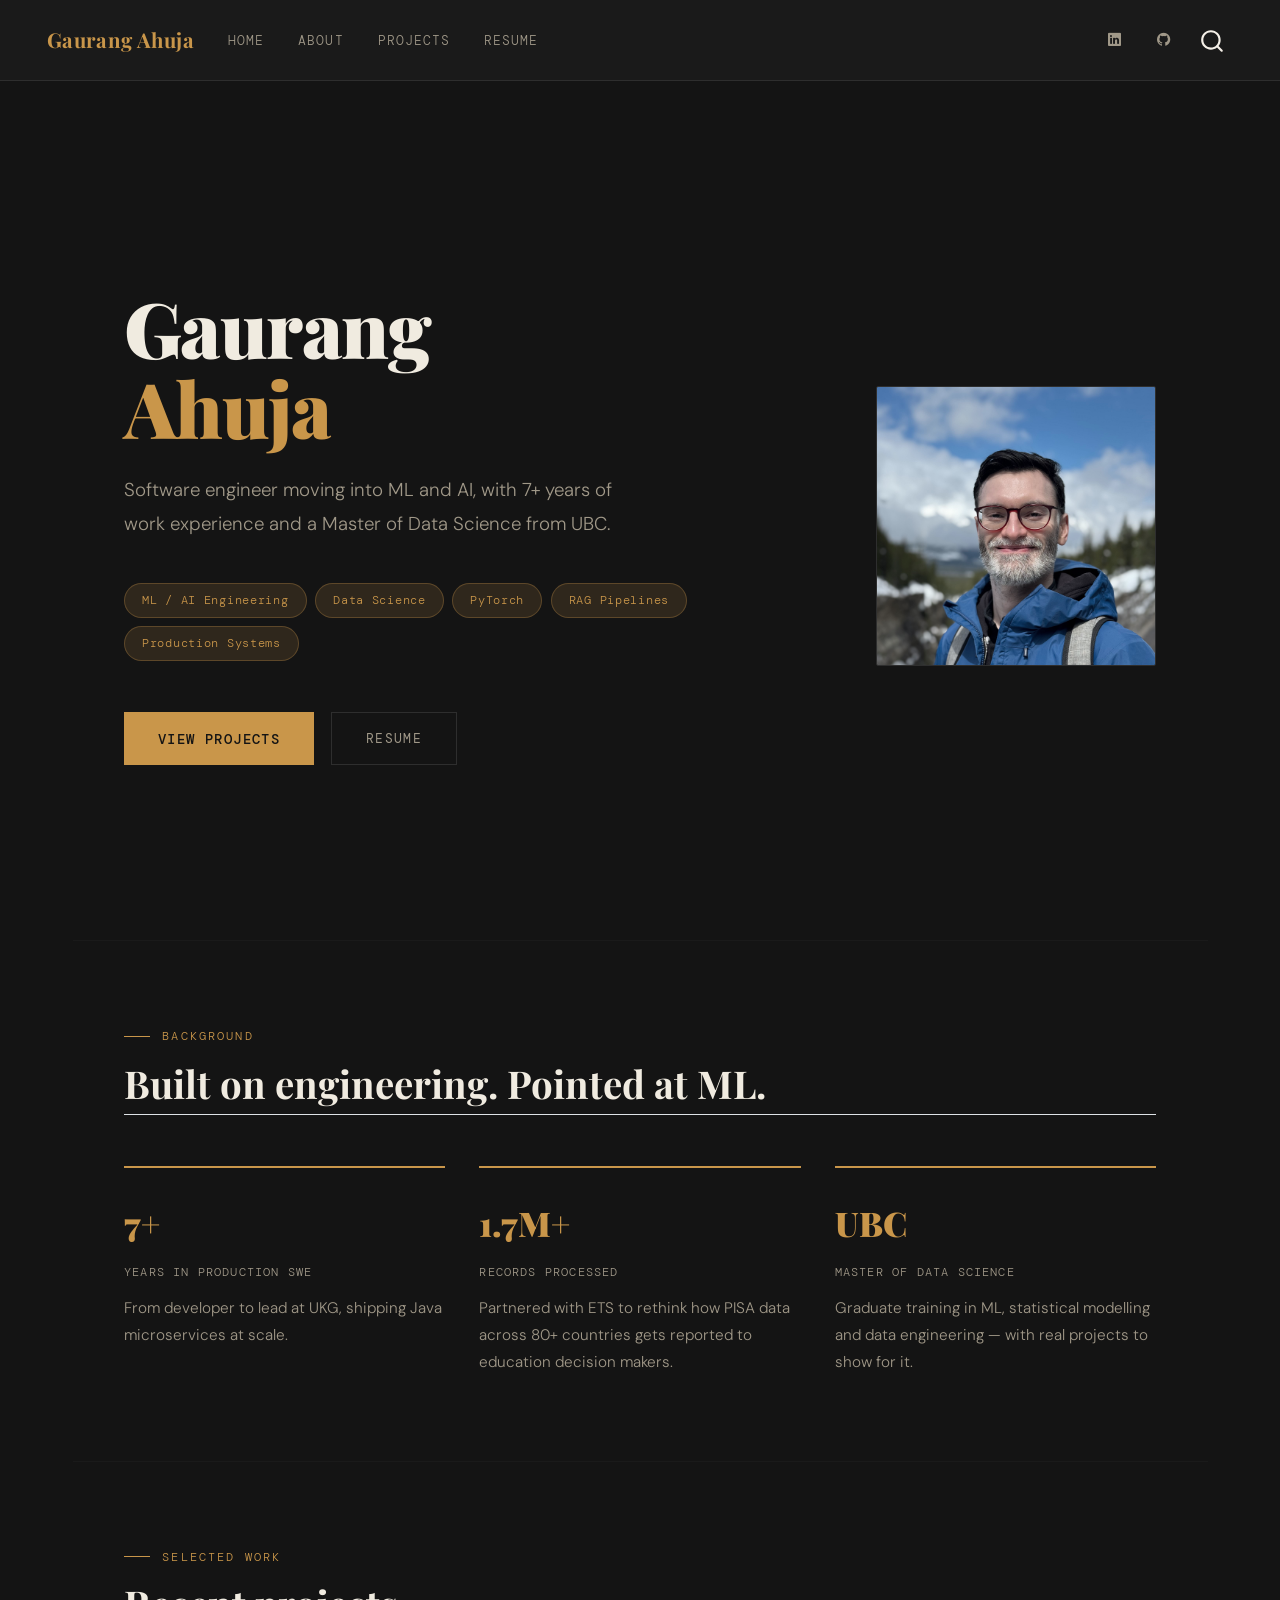
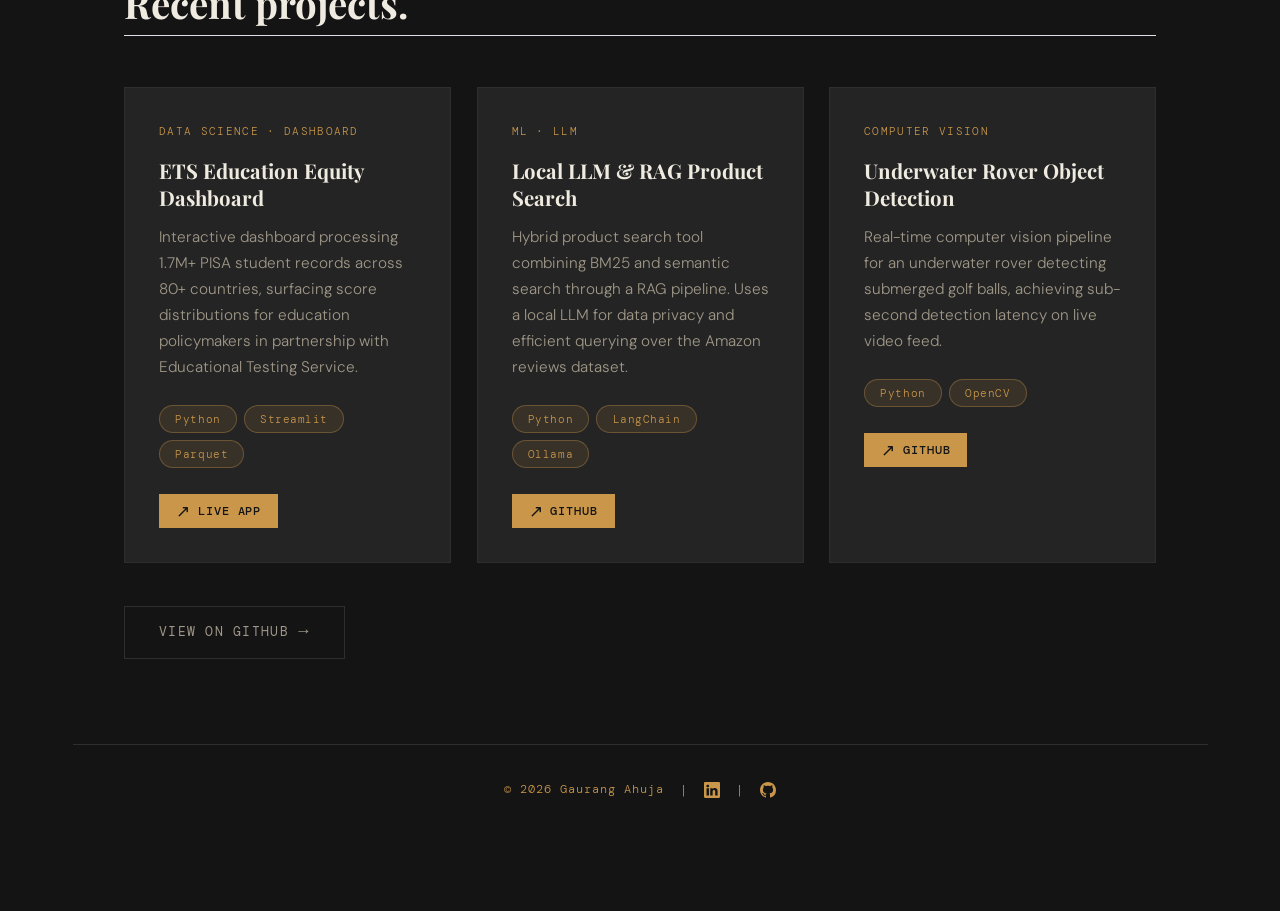
<file: docs/index.html>
<!DOCTYPE html>
<html xmlns="http://www.w3.org/1999/xhtml" lang="en" xml:lang="en"><head>

<meta charset="utf-8">
<meta name="generator" content="quarto-1.7.33">

<meta name="viewport" content="width=device-width, initial-scale=1.0, user-scalable=yes">


<title>Home – Gaurang Ahuja</title>
<style>
code{white-space: pre-wrap;}
span.smallcaps{font-variant: small-caps;}
div.columns{display: flex; gap: min(4vw, 1.5em);}
div.column{flex: auto; overflow-x: auto;}
div.hanging-indent{margin-left: 1.5em; text-indent: -1.5em;}
ul.task-list{list-style: none;}
ul.task-list li input[type="checkbox"] {
  width: 0.8em;
  margin: 0 0.8em 0.2em -1em; /* quarto-specific, see https://github.com/quarto-dev/quarto-cli/issues/4556 */ 
  vertical-align: middle;
}
</style>


<script src="site_libs/quarto-nav/quarto-nav.js"></script>
<script src="site_libs/quarto-nav/headroom.min.js"></script>
<script src="site_libs/clipboard/clipboard.min.js"></script>
<script src="site_libs/quarto-search/autocomplete.umd.js"></script>
<script src="site_libs/quarto-search/fuse.min.js"></script>
<script src="site_libs/quarto-search/quarto-search.js"></script>
<meta name="quarto:offset" content="./">
<link href="./favicon.ico" rel="icon">
<script src="site_libs/quarto-html/quarto.js" type="module"></script>
<script src="site_libs/quarto-html/tabsets/tabsets.js" type="module"></script>
<script src="site_libs/quarto-html/popper.min.js"></script>
<script src="site_libs/quarto-html/tippy.umd.min.js"></script>
<script src="site_libs/quarto-html/anchor.min.js"></script>
<link href="site_libs/quarto-html/tippy.css" rel="stylesheet">
<link href="site_libs/quarto-html/quarto-syntax-highlighting-ea385d0e468b0dd5ea5bf0780b1290d9.css" rel="stylesheet" id="quarto-text-highlighting-styles">
<script src="site_libs/bootstrap/bootstrap.min.js"></script>
<link href="site_libs/bootstrap/bootstrap-icons.css" rel="stylesheet">
<link href="site_libs/bootstrap/bootstrap-eea9c0ecd2c1f2538b0f4be70d340a17.min.css" rel="stylesheet" append-hash="true" id="quarto-bootstrap" data-mode="light">
<script id="quarto-search-options" type="application/json">{
  "location": "navbar",
  "copy-button": false,
  "collapse-after": 3,
  "panel-placement": "end",
  "type": "overlay",
  "limit": 50,
  "keyboard-shortcut": [
    "f",
    "/",
    "s"
  ],
  "show-item-context": false,
  "language": {
    "search-no-results-text": "No results",
    "search-matching-documents-text": "matching documents",
    "search-copy-link-title": "Copy link to search",
    "search-hide-matches-text": "Hide additional matches",
    "search-more-match-text": "more match in this document",
    "search-more-matches-text": "more matches in this document",
    "search-clear-button-title": "Clear",
    "search-text-placeholder": "",
    "search-detached-cancel-button-title": "Cancel",
    "search-submit-button-title": "Submit",
    "search-label": "Search"
  }
}</script>


<link rel="stylesheet" href="styles.css">
</head>

<body class="nav-fixed quarto-light">

<div id="quarto-search-results"></div>
  <header id="quarto-header" class="headroom fixed-top">
    <nav class="navbar navbar-expand-lg " data-bs-theme="dark">
      <div class="navbar-container container-fluid">
      <div class="navbar-brand-container mx-auto">
    <a class="navbar-brand" href="./index.html">
    <span class="navbar-title">Gaurang Ahuja</span>
    </a>
  </div>
            <div id="quarto-search" class="" title="Search"></div>
          <button class="navbar-toggler" type="button" data-bs-toggle="collapse" data-bs-target="#navbarCollapse" aria-controls="navbarCollapse" role="menu" aria-expanded="false" aria-label="Toggle navigation" onclick="if (window.quartoToggleHeadroom) { window.quartoToggleHeadroom(); }">
  <span class="navbar-toggler-icon"></span>
</button>
          <div class="collapse navbar-collapse" id="navbarCollapse">
            <ul class="navbar-nav navbar-nav-scroll me-auto">
  <li class="nav-item">
    <a class="nav-link active" href="./index.html" aria-current="page"> 
<span class="menu-text">Home</span></a>
  </li>  
  <li class="nav-item">
    <a class="nav-link" href="./about.html"> 
<span class="menu-text">About</span></a>
  </li>  
  <li class="nav-item">
    <a class="nav-link" href="./projects.html"> 
<span class="menu-text">Projects</span></a>
  </li>  
  <li class="nav-item">
    <a class="nav-link" href="./resume.html"> 
<span class="menu-text">Resume</span></a>
  </li>  
</ul>
            <ul class="navbar-nav navbar-nav-scroll ms-auto">
  <li class="nav-item compact">
    <a class="nav-link" href="https://www.linkedin.com/in/gaurang-ahuja/"> <i class="bi bi-linkedin" role="img" aria-label="LinkedIn">
</i> 
<span class="menu-text"></span></a>
  </li>  
  <li class="nav-item compact">
    <a class="nav-link" href="https://github.com/gaurang23"> <i class="bi bi-github" role="img" aria-label="GitHub">
</i> 
<span class="menu-text"></span></a>
  </li>  
</ul>
          </div> <!-- /navcollapse -->
            <div class="quarto-navbar-tools">
</div>
      </div> <!-- /container-fluid -->
    </nav>
</header>
<!-- content -->
<div id="quarto-content" class="quarto-container page-columns page-rows-contents page-layout-full page-navbar">
<!-- sidebar -->
<!-- margin-sidebar -->
    
<!-- main -->
<main class="content column-page" id="quarto-document-content">

<header id="title-block-header" class="quarto-title-block default">
<div class="quarto-title">
<h1 class="title">Home</h1>
</div>



<div class="quarto-title-meta column-page">

    
  
    
  </div>
  


</header>


<section class="hero">
  <div class="hero-text">
    <h1>Gaurang<br><span>Ahuja</span></h1>
    <p class="hero-subtitle">
      Software engineer moving into ML and AI, with
      7+ years of work experience and a Master of Data Science from UBC.
    </p>
    <div class="hero-tags">
      <span class="tag">ML / AI Engineering</span>
      <span class="tag">Data Science</span>
      <span class="tag">PyTorch</span>
      <span class="tag">RAG Pipelines</span>
      <span class="tag">Production Systems</span>
    </div>
    <div class="hero-cta">
      <a href="./projects.html" class="btn-primary-custom">View Projects</a>
      <a href="./resume.html" class="btn-secondary-custom">Resume</a>
    </div>
  </div>
  <div class="hero-image">
    <img src="profile.jpg" alt="Gaurang Ahuja">
  </div>
</section>

<hr class="section-divider">

<section class="section">
  <div class="section-label">Background</div>
  <h2 class="anchored">Built on engineering. Pointed at ML.</h2>
  <div style="display: grid; grid-template-columns: 1fr 1fr 1fr; gap: 2rem;">
    <div style="border-top: 2px solid var(--accent); padding-top: 1.5rem;">
      <div style="font-family: 'Playfair Display', serif; font-size: 2rem; font-weight: 900; color: var(--accent); margin-bottom: 0.5rem;">7+</div>
      <div style="font-family: 'DM Mono', monospace; font-size: 0.7rem; letter-spacing: 0.1em; text-transform: uppercase; color: var(--text-secondary); margin-bottom: 0.75rem;">Years in Production SWE</div>
      <div style="font-size: 0.9rem; color: var(--text-secondary);">From developer to lead at UKG, shipping Java microservices at scale.</div>
    </div>
    <div style="border-top: 2px solid var(--accent); padding-top: 1.5rem;">
      <div style="font-family: 'Playfair Display', serif; font-size: 2rem; font-weight: 900; color: var(--accent); margin-bottom: 0.5rem;">1.7M+</div>
      <div style="font-family: 'DM Mono', monospace; font-size: 0.7rem; letter-spacing: 0.1em; text-transform: uppercase; color: var(--text-secondary); margin-bottom: 0.75rem;">Records Processed</div>
      <div style="font-size: 0.9rem; color: var(--text-secondary);">Partnered with ETS to rethink how PISA data across 80+ countries gets reported to education decision makers.</div>
    </div>
    <div style="border-top: 2px solid var(--accent); padding-top: 1.5rem;">
      <div style="font-family: 'Playfair Display', serif; font-size: 2rem; font-weight: 900; color: var(--accent); margin-bottom: 0.5rem;">UBC</div>
      <div style="font-family: 'DM Mono', monospace; font-size: 0.7rem; letter-spacing: 0.1em; text-transform: uppercase; color: var(--text-secondary); margin-bottom: 0.75rem;">Master of Data Science</div>
      <div style="font-size: 0.9rem; color: var(--text-secondary);">Graduate training in ML, statistical modelling and data engineering — with real projects to show for it.</div>
    </div>
  </div>
</section>

<hr class="section-divider">

<section class="section">
  <div class="section-label">Selected Work</div>
  <h2 class="anchored">Recent projects.</h2>
  <div class="projects-grid">

    <div class="project-card">
      <div class="project-badge">Data Science · Dashboard</div>
      <div class="project-title">ETS Education Equity Dashboard</div>
      <p class="project-desc">Interactive dashboard processing 1.7M+ PISA student records across 80+ countries, surfacing score distributions for education policymakers in partnership with Educational Testing Service.</p>
      <div class="project-stack">
        <span class="stack-tag">Python</span>
        <span class="stack-tag">Streamlit</span>
        <span class="stack-tag">Parquet</span>
      </div>
      <div class="project-links">
        <a href="https://019e4677-6a04-aa54-3548-1eae51bbdb21.share.connect.posit.cloud/" class="project-link" target="_blank"><span style="font-size: 1rem; line-height: 1;">↗</span> Live App</a>
      </div>
    </div>

    <div class="project-card">
      <div class="project-badge">ML · LLM</div>
      <div class="project-title">Local LLM &amp; RAG Product Search</div>
      <p class="project-desc">Hybrid product search tool combining BM25 and semantic search through a RAG pipeline. Uses a local LLM for data privacy and efficient querying over the Amazon reviews dataset.</p>
      <div class="project-stack">
        <span class="stack-tag">Python</span>
        <span class="stack-tag">LangChain</span>
        <span class="stack-tag">Ollama</span>
      </div>
      <div class="project-links">
        <a href="https://github.com/UBC-MDS/DSCI_575_project_sidmlk07_ga446" class="project-link" target="_blank"><span style="font-size: 1rem; line-height: 1;">↗</span> GitHub</a>
      </div>
    </div>

    <div class="project-card">
      <div class="project-badge">Computer Vision</div>
      <div class="project-title">Underwater Rover Object Detection</div>
      <p class="project-desc">Real-time computer vision pipeline for an underwater rover detecting submerged golf balls, achieving sub-second detection latency on live video feed.</p>
      <div class="project-stack">
        <span class="stack-tag">Python</span>
        <span class="stack-tag">OpenCV</span>
      </div>
      <div class="project-links">
        <a href="https://github.com/gaurang23/FYDP_computer_vision" class="project-link" target="_blank"><span style="font-size: 1rem; line-height: 1;">↗</span> GitHub</a>
      </div>
    </div>

  </div>
  <div style="margin-top: 2.5rem;">
    <a href="https://github.com/gaurang23" class="btn-secondary-custom" target="_blank">View on GitHub <span style="font-size: 1rem; line-height: 1;">→</span> </a>
  </div>
</section>

<footer class="site-footer">
  <span style="color: var(--accent);">© 2026 Gaurang Ahuja</span>
  &nbsp;<span style="color: var(--text-secondary);">|</span>&nbsp;
  <a href="https://www.linkedin.com/in/gaurang-ahuja/" style="color: var(--accent); text-decoration: none;" title="LinkedIn">
    <svg xmlns="http://www.w3.org/2000/svg" width="16" height="16" fill="currentColor" viewbox="0 0 16 16" style="vertical-align: middle;">
      <path d="M0 1.146C0 .513.526 0 1.175 0h13.65C15.474 0 16 .513 16 1.146v13.708c0 .633-.526 1.146-1.175 1.146H1.175C.526 16 0 15.487 0 14.854zm4.943 12.248V6.169H2.542v7.225zm-1.2-8.212c.837 0 1.358-.554 1.358-1.248-.015-.709-.52-1.248-1.342-1.248S2.4 3.226 2.4 3.934c0 .694.521 1.248 1.327 1.248zm4.908 8.212V9.359c0-.216.016-.432.08-.586.173-.431.568-.878 1.232-.878.869 0 1.216.662 1.216 1.634v3.865h2.401V9.25c0-2.22-1.184-3.252-2.764-3.252-1.274 0-1.845.7-2.165 1.193v.025h-.016l.016-.025V6.169h-2.4c.03.678 0 7.225 0 7.225z"></path>
    </svg>
  </a>
  &nbsp;<span style="color: var(--text-secondary);">|</span>&nbsp;
  <a href="https://github.com/gaurang23" style="color: var(--accent); text-decoration: none;" title="GitHub">
    <svg xmlns="http://www.w3.org/2000/svg" width="16" height="16" fill="currentColor" viewbox="0 0 16 16" style="vertical-align: middle;">
      <path d="M8 0C3.58 0 0 3.58 0 8c0 3.54 2.29 6.53 5.47 7.59.4.07.55-.17.55-.38 0-.19-.01-.82-.01-1.49-2.01.37-2.53-.49-2.69-.94-.09-.23-.48-.94-.82-1.13-.28-.15-.68-.52-.01-.53.63-.01 1.08.58 1.23.82.72 1.21 1.87.87 2.33.66.07-.52.28-.87.51-1.07-1.78-.2-3.64-.89-3.64-3.95 0-.87.31-1.59.82-2.15-.08-.2-.36-1.02.08-2.12 0 0 .67-.21 2.2.82.64-.18 1.32-.27 2-.27s1.36.09 2 .27c1.53-1.04 2.2-.82 2.2-.82.44 1.1.16 1.92.08 2.12.51.56.82 1.27.82 2.15 0 3.07-1.87 3.75-3.65 3.95.29.25.54.73.54 1.48 0 1.07-.01 1.93-.01 2.2 0 .21.15.46.55.38A8.01 8.01 0 0 0 16 8c0-4.42-3.58-8-8-8"></path>
    </svg>
  </a>
</footer>



</main> <!-- /main -->
<script id="quarto-html-after-body" type="application/javascript">
  window.document.addEventListener("DOMContentLoaded", function (event) {
    const icon = "";
    const anchorJS = new window.AnchorJS();
    anchorJS.options = {
      placement: 'right',
      icon: icon
    };
    anchorJS.add('.anchored');
    const isCodeAnnotation = (el) => {
      for (const clz of el.classList) {
        if (clz.startsWith('code-annotation-')) {                     
          return true;
        }
      }
      return false;
    }
    const onCopySuccess = function(e) {
      // button target
      const button = e.trigger;
      // don't keep focus
      button.blur();
      // flash "checked"
      button.classList.add('code-copy-button-checked');
      var currentTitle = button.getAttribute("title");
      button.setAttribute("title", "Copied!");
      let tooltip;
      if (window.bootstrap) {
        button.setAttribute("data-bs-toggle", "tooltip");
        button.setAttribute("data-bs-placement", "left");
        button.setAttribute("data-bs-title", "Copied!");
        tooltip = new bootstrap.Tooltip(button, 
          { trigger: "manual", 
            customClass: "code-copy-button-tooltip",
            offset: [0, -8]});
        tooltip.show();    
      }
      setTimeout(function() {
        if (tooltip) {
          tooltip.hide();
          button.removeAttribute("data-bs-title");
          button.removeAttribute("data-bs-toggle");
          button.removeAttribute("data-bs-placement");
        }
        button.setAttribute("title", currentTitle);
        button.classList.remove('code-copy-button-checked');
      }, 1000);
      // clear code selection
      e.clearSelection();
    }
    const getTextToCopy = function(trigger) {
        const codeEl = trigger.previousElementSibling.cloneNode(true);
        for (const childEl of codeEl.children) {
          if (isCodeAnnotation(childEl)) {
            childEl.remove();
          }
        }
        return codeEl.innerText;
    }
    const clipboard = new window.ClipboardJS('.code-copy-button:not([data-in-quarto-modal])', {
      text: getTextToCopy
    });
    clipboard.on('success', onCopySuccess);
    if (window.document.getElementById('quarto-embedded-source-code-modal')) {
      const clipboardModal = new window.ClipboardJS('.code-copy-button[data-in-quarto-modal]', {
        text: getTextToCopy,
        container: window.document.getElementById('quarto-embedded-source-code-modal')
      });
      clipboardModal.on('success', onCopySuccess);
    }
      var localhostRegex = new RegExp(/^(?:http|https):\/\/localhost\:?[0-9]*\//);
      var mailtoRegex = new RegExp(/^mailto:/);
        var filterRegex = new RegExp('/' + window.location.host + '/');
      var isInternal = (href) => {
          return filterRegex.test(href) || localhostRegex.test(href) || mailtoRegex.test(href);
      }
      // Inspect non-navigation links and adorn them if external
     var links = window.document.querySelectorAll('a[href]:not(.nav-link):not(.navbar-brand):not(.toc-action):not(.sidebar-link):not(.sidebar-item-toggle):not(.pagination-link):not(.no-external):not([aria-hidden]):not(.dropdown-item):not(.quarto-navigation-tool):not(.about-link)');
      for (var i=0; i<links.length; i++) {
        const link = links[i];
        if (!isInternal(link.href)) {
          // undo the damage that might have been done by quarto-nav.js in the case of
          // links that we want to consider external
          if (link.dataset.originalHref !== undefined) {
            link.href = link.dataset.originalHref;
          }
        }
      }
    function tippyHover(el, contentFn, onTriggerFn, onUntriggerFn) {
      const config = {
        allowHTML: true,
        maxWidth: 500,
        delay: 100,
        arrow: false,
        appendTo: function(el) {
            return el.parentElement;
        },
        interactive: true,
        interactiveBorder: 10,
        theme: 'quarto',
        placement: 'bottom-start',
      };
      if (contentFn) {
        config.content = contentFn;
      }
      if (onTriggerFn) {
        config.onTrigger = onTriggerFn;
      }
      if (onUntriggerFn) {
        config.onUntrigger = onUntriggerFn;
      }
      window.tippy(el, config); 
    }
    const noterefs = window.document.querySelectorAll('a[role="doc-noteref"]');
    for (var i=0; i<noterefs.length; i++) {
      const ref = noterefs[i];
      tippyHover(ref, function() {
        // use id or data attribute instead here
        let href = ref.getAttribute('data-footnote-href') || ref.getAttribute('href');
        try { href = new URL(href).hash; } catch {}
        const id = href.replace(/^#\/?/, "");
        const note = window.document.getElementById(id);
        if (note) {
          return note.innerHTML;
        } else {
          return "";
        }
      });
    }
    const xrefs = window.document.querySelectorAll('a.quarto-xref');
    const processXRef = (id, note) => {
      // Strip column container classes
      const stripColumnClz = (el) => {
        el.classList.remove("page-full", "page-columns");
        if (el.children) {
          for (const child of el.children) {
            stripColumnClz(child);
          }
        }
      }
      stripColumnClz(note)
      if (id === null || id.startsWith('sec-')) {
        // Special case sections, only their first couple elements
        const container = document.createElement("div");
        if (note.children && note.children.length > 2) {
          container.appendChild(note.children[0].cloneNode(true));
          for (let i = 1; i < note.children.length; i++) {
            const child = note.children[i];
            if (child.tagName === "P" && child.innerText === "") {
              continue;
            } else {
              container.appendChild(child.cloneNode(true));
              break;
            }
          }
          if (window.Quarto?.typesetMath) {
            window.Quarto.typesetMath(container);
          }
          return container.innerHTML
        } else {
          if (window.Quarto?.typesetMath) {
            window.Quarto.typesetMath(note);
          }
          return note.innerHTML;
        }
      } else {
        // Remove any anchor links if they are present
        const anchorLink = note.querySelector('a.anchorjs-link');
        if (anchorLink) {
          anchorLink.remove();
        }
        if (window.Quarto?.typesetMath) {
          window.Quarto.typesetMath(note);
        }
        if (note.classList.contains("callout")) {
          return note.outerHTML;
        } else {
          return note.innerHTML;
        }
      }
    }
    for (var i=0; i<xrefs.length; i++) {
      const xref = xrefs[i];
      tippyHover(xref, undefined, function(instance) {
        instance.disable();
        let url = xref.getAttribute('href');
        let hash = undefined; 
        if (url.startsWith('#')) {
          hash = url;
        } else {
          try { hash = new URL(url).hash; } catch {}
        }
        if (hash) {
          const id = hash.replace(/^#\/?/, "");
          const note = window.document.getElementById(id);
          if (note !== null) {
            try {
              const html = processXRef(id, note.cloneNode(true));
              instance.setContent(html);
            } finally {
              instance.enable();
              instance.show();
            }
          } else {
            // See if we can fetch this
            fetch(url.split('#')[0])
            .then(res => res.text())
            .then(html => {
              const parser = new DOMParser();
              const htmlDoc = parser.parseFromString(html, "text/html");
              const note = htmlDoc.getElementById(id);
              if (note !== null) {
                const html = processXRef(id, note);
                instance.setContent(html);
              } 
            }).finally(() => {
              instance.enable();
              instance.show();
            });
          }
        } else {
          // See if we can fetch a full url (with no hash to target)
          // This is a special case and we should probably do some content thinning / targeting
          fetch(url)
          .then(res => res.text())
          .then(html => {
            const parser = new DOMParser();
            const htmlDoc = parser.parseFromString(html, "text/html");
            const note = htmlDoc.querySelector('main.content');
            if (note !== null) {
              // This should only happen for chapter cross references
              // (since there is no id in the URL)
              // remove the first header
              if (note.children.length > 0 && note.children[0].tagName === "HEADER") {
                note.children[0].remove();
              }
              const html = processXRef(null, note);
              instance.setContent(html);
            } 
          }).finally(() => {
            instance.enable();
            instance.show();
          });
        }
      }, function(instance) {
      });
    }
        let selectedAnnoteEl;
        const selectorForAnnotation = ( cell, annotation) => {
          let cellAttr = 'data-code-cell="' + cell + '"';
          let lineAttr = 'data-code-annotation="' +  annotation + '"';
          const selector = 'span[' + cellAttr + '][' + lineAttr + ']';
          return selector;
        }
        const selectCodeLines = (annoteEl) => {
          const doc = window.document;
          const targetCell = annoteEl.getAttribute("data-target-cell");
          const targetAnnotation = annoteEl.getAttribute("data-target-annotation");
          const annoteSpan = window.document.querySelector(selectorForAnnotation(targetCell, targetAnnotation));
          const lines = annoteSpan.getAttribute("data-code-lines").split(",");
          const lineIds = lines.map((line) => {
            return targetCell + "-" + line;
          })
          let top = null;
          let height = null;
          let parent = null;
          if (lineIds.length > 0) {
              //compute the position of the single el (top and bottom and make a div)
              const el = window.document.getElementById(lineIds[0]);
              top = el.offsetTop;
              height = el.offsetHeight;
              parent = el.parentElement.parentElement;
            if (lineIds.length > 1) {
              const lastEl = window.document.getElementById(lineIds[lineIds.length - 1]);
              const bottom = lastEl.offsetTop + lastEl.offsetHeight;
              height = bottom - top;
            }
            if (top !== null && height !== null && parent !== null) {
              // cook up a div (if necessary) and position it 
              let div = window.document.getElementById("code-annotation-line-highlight");
              if (div === null) {
                div = window.document.createElement("div");
                div.setAttribute("id", "code-annotation-line-highlight");
                div.style.position = 'absolute';
                parent.appendChild(div);
              }
              div.style.top = top - 2 + "px";
              div.style.height = height + 4 + "px";
              div.style.left = 0;
              let gutterDiv = window.document.getElementById("code-annotation-line-highlight-gutter");
              if (gutterDiv === null) {
                gutterDiv = window.document.createElement("div");
                gutterDiv.setAttribute("id", "code-annotation-line-highlight-gutter");
                gutterDiv.style.position = 'absolute';
                const codeCell = window.document.getElementById(targetCell);
                const gutter = codeCell.querySelector('.code-annotation-gutter');
                gutter.appendChild(gutterDiv);
              }
              gutterDiv.style.top = top - 2 + "px";
              gutterDiv.style.height = height + 4 + "px";
            }
            selectedAnnoteEl = annoteEl;
          }
        };
        const unselectCodeLines = () => {
          const elementsIds = ["code-annotation-line-highlight", "code-annotation-line-highlight-gutter"];
          elementsIds.forEach((elId) => {
            const div = window.document.getElementById(elId);
            if (div) {
              div.remove();
            }
          });
          selectedAnnoteEl = undefined;
        };
          // Handle positioning of the toggle
      window.addEventListener(
        "resize",
        throttle(() => {
          elRect = undefined;
          if (selectedAnnoteEl) {
            selectCodeLines(selectedAnnoteEl);
          }
        }, 10)
      );
      function throttle(fn, ms) {
      let throttle = false;
      let timer;
        return (...args) => {
          if(!throttle) { // first call gets through
              fn.apply(this, args);
              throttle = true;
          } else { // all the others get throttled
              if(timer) clearTimeout(timer); // cancel #2
              timer = setTimeout(() => {
                fn.apply(this, args);
                timer = throttle = false;
              }, ms);
          }
        };
      }
        // Attach click handler to the DT
        const annoteDls = window.document.querySelectorAll('dt[data-target-cell]');
        for (const annoteDlNode of annoteDls) {
          annoteDlNode.addEventListener('click', (event) => {
            const clickedEl = event.target;
            if (clickedEl !== selectedAnnoteEl) {
              unselectCodeLines();
              const activeEl = window.document.querySelector('dt[data-target-cell].code-annotation-active');
              if (activeEl) {
                activeEl.classList.remove('code-annotation-active');
              }
              selectCodeLines(clickedEl);
              clickedEl.classList.add('code-annotation-active');
            } else {
              // Unselect the line
              unselectCodeLines();
              clickedEl.classList.remove('code-annotation-active');
            }
          });
        }
    const findCites = (el) => {
      const parentEl = el.parentElement;
      if (parentEl) {
        const cites = parentEl.dataset.cites;
        if (cites) {
          return {
            el,
            cites: cites.split(' ')
          };
        } else {
          return findCites(el.parentElement)
        }
      } else {
        return undefined;
      }
    };
    var bibliorefs = window.document.querySelectorAll('a[role="doc-biblioref"]');
    for (var i=0; i<bibliorefs.length; i++) {
      const ref = bibliorefs[i];
      const citeInfo = findCites(ref);
      if (citeInfo) {
        tippyHover(citeInfo.el, function() {
          var popup = window.document.createElement('div');
          citeInfo.cites.forEach(function(cite) {
            var citeDiv = window.document.createElement('div');
            citeDiv.classList.add('hanging-indent');
            citeDiv.classList.add('csl-entry');
            var biblioDiv = window.document.getElementById('ref-' + cite);
            if (biblioDiv) {
              citeDiv.innerHTML = biblioDiv.innerHTML;
            }
            popup.appendChild(citeDiv);
          });
          return popup.innerHTML;
        });
      }
    }
  });
  </script>
</div> <!-- /content -->




</body></html>
</file>
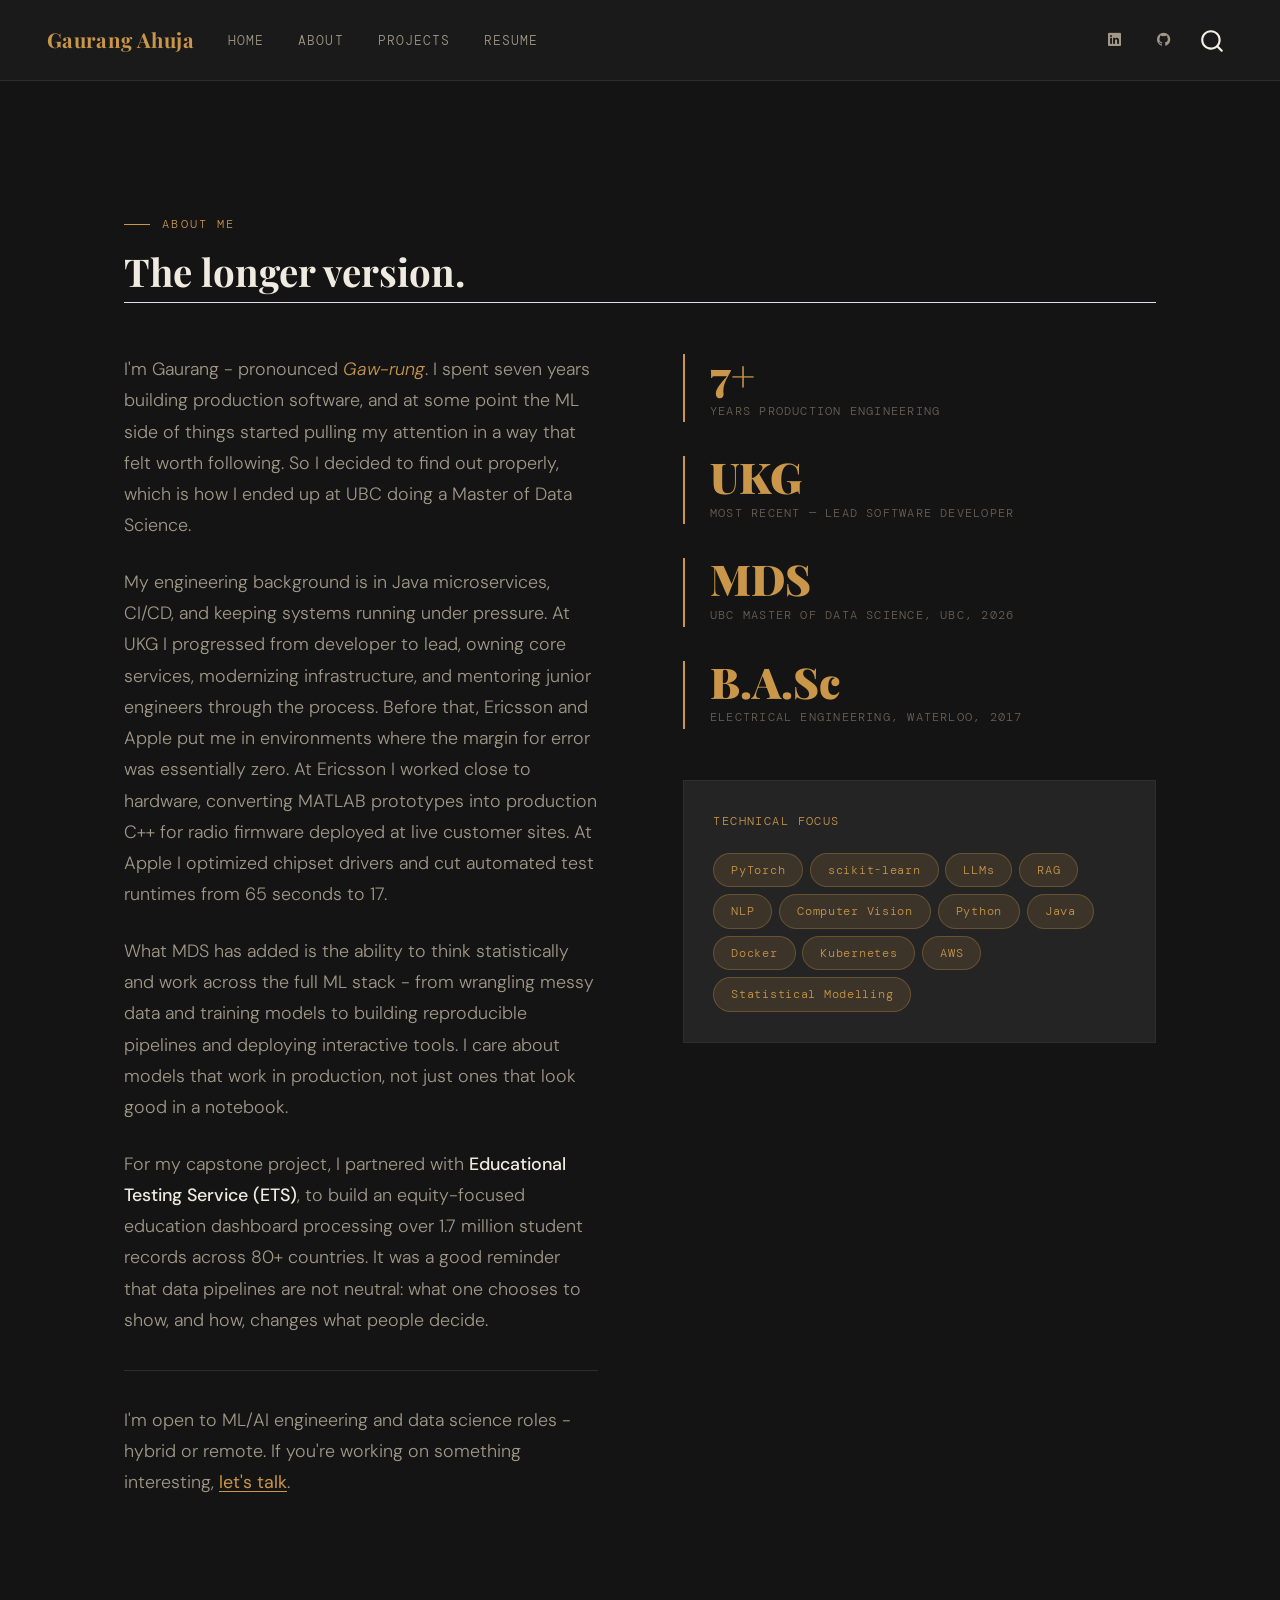
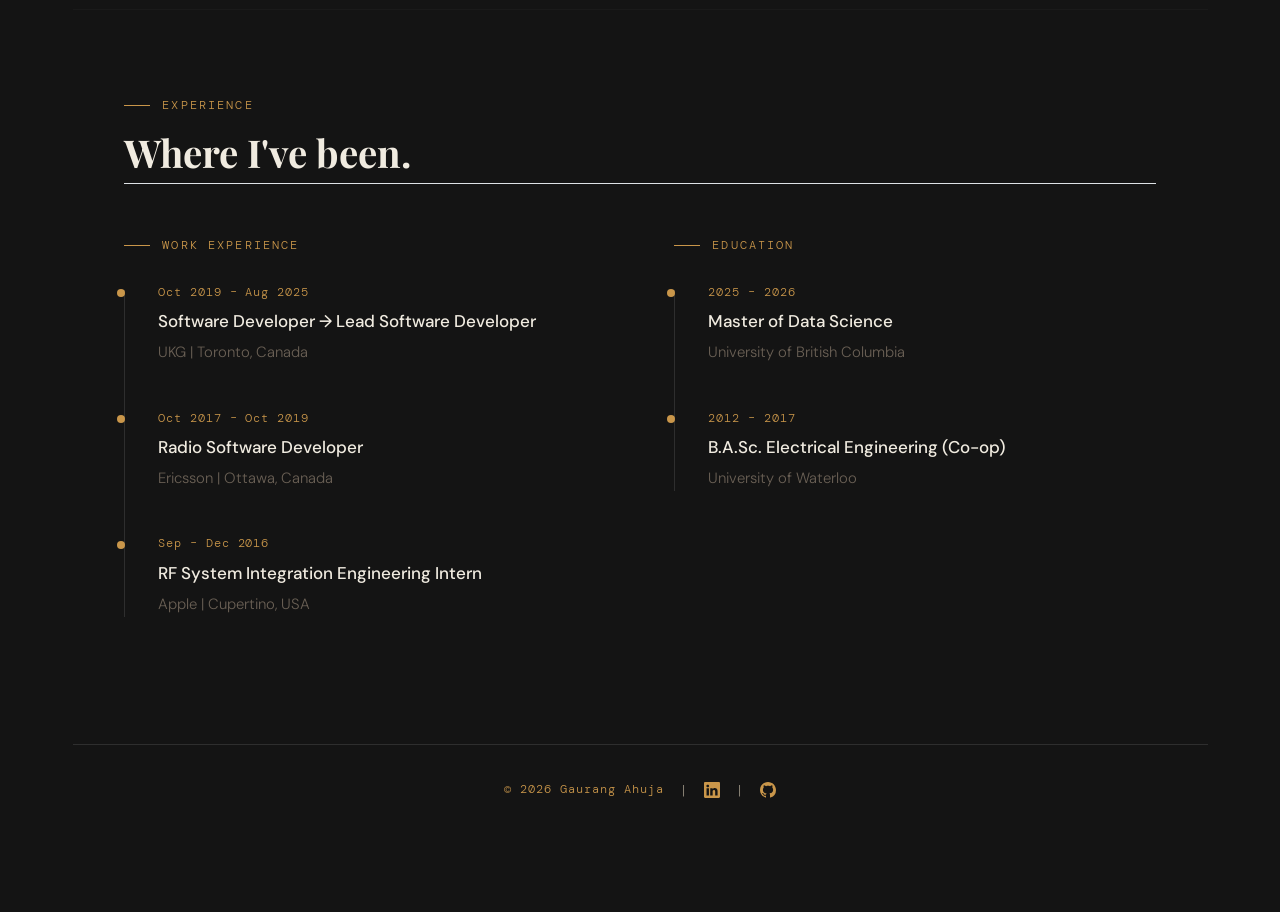
<file: docs/about.html>
<!DOCTYPE html>
<html xmlns="http://www.w3.org/1999/xhtml" lang="en" xml:lang="en"><head>

<meta charset="utf-8">
<meta name="generator" content="quarto-1.7.33">

<meta name="viewport" content="width=device-width, initial-scale=1.0, user-scalable=yes">


<title>About – Gaurang Ahuja</title>
<style>
code{white-space: pre-wrap;}
span.smallcaps{font-variant: small-caps;}
div.columns{display: flex; gap: min(4vw, 1.5em);}
div.column{flex: auto; overflow-x: auto;}
div.hanging-indent{margin-left: 1.5em; text-indent: -1.5em;}
ul.task-list{list-style: none;}
ul.task-list li input[type="checkbox"] {
  width: 0.8em;
  margin: 0 0.8em 0.2em -1em; /* quarto-specific, see https://github.com/quarto-dev/quarto-cli/issues/4556 */ 
  vertical-align: middle;
}
</style>


<script src="site_libs/quarto-nav/quarto-nav.js"></script>
<script src="site_libs/quarto-nav/headroom.min.js"></script>
<script src="site_libs/clipboard/clipboard.min.js"></script>
<script src="site_libs/quarto-search/autocomplete.umd.js"></script>
<script src="site_libs/quarto-search/fuse.min.js"></script>
<script src="site_libs/quarto-search/quarto-search.js"></script>
<meta name="quarto:offset" content="./">
<link href="./favicon.ico" rel="icon">
<script src="site_libs/quarto-html/quarto.js" type="module"></script>
<script src="site_libs/quarto-html/tabsets/tabsets.js" type="module"></script>
<script src="site_libs/quarto-html/popper.min.js"></script>
<script src="site_libs/quarto-html/tippy.umd.min.js"></script>
<script src="site_libs/quarto-html/anchor.min.js"></script>
<link href="site_libs/quarto-html/tippy.css" rel="stylesheet">
<link href="site_libs/quarto-html/quarto-syntax-highlighting-ea385d0e468b0dd5ea5bf0780b1290d9.css" rel="stylesheet" id="quarto-text-highlighting-styles">
<script src="site_libs/bootstrap/bootstrap.min.js"></script>
<link href="site_libs/bootstrap/bootstrap-icons.css" rel="stylesheet">
<link href="site_libs/bootstrap/bootstrap-eea9c0ecd2c1f2538b0f4be70d340a17.min.css" rel="stylesheet" append-hash="true" id="quarto-bootstrap" data-mode="light">
<script id="quarto-search-options" type="application/json">{
  "location": "navbar",
  "copy-button": false,
  "collapse-after": 3,
  "panel-placement": "end",
  "type": "overlay",
  "limit": 50,
  "keyboard-shortcut": [
    "f",
    "/",
    "s"
  ],
  "show-item-context": false,
  "language": {
    "search-no-results-text": "No results",
    "search-matching-documents-text": "matching documents",
    "search-copy-link-title": "Copy link to search",
    "search-hide-matches-text": "Hide additional matches",
    "search-more-match-text": "more match in this document",
    "search-more-matches-text": "more matches in this document",
    "search-clear-button-title": "Clear",
    "search-text-placeholder": "",
    "search-detached-cancel-button-title": "Cancel",
    "search-submit-button-title": "Submit",
    "search-label": "Search"
  }
}</script>


<link rel="stylesheet" href="styles.css">
</head>

<body class="nav-fixed quarto-light">

<div id="quarto-search-results"></div>
  <header id="quarto-header" class="headroom fixed-top">
    <nav class="navbar navbar-expand-lg " data-bs-theme="dark">
      <div class="navbar-container container-fluid">
      <div class="navbar-brand-container mx-auto">
    <a class="navbar-brand" href="./index.html">
    <span class="navbar-title">Gaurang Ahuja</span>
    </a>
  </div>
            <div id="quarto-search" class="" title="Search"></div>
          <button class="navbar-toggler" type="button" data-bs-toggle="collapse" data-bs-target="#navbarCollapse" aria-controls="navbarCollapse" role="menu" aria-expanded="false" aria-label="Toggle navigation" onclick="if (window.quartoToggleHeadroom) { window.quartoToggleHeadroom(); }">
  <span class="navbar-toggler-icon"></span>
</button>
          <div class="collapse navbar-collapse" id="navbarCollapse">
            <ul class="navbar-nav navbar-nav-scroll me-auto">
  <li class="nav-item">
    <a class="nav-link" href="./index.html"> 
<span class="menu-text">Home</span></a>
  </li>  
  <li class="nav-item">
    <a class="nav-link active" href="./about.html" aria-current="page"> 
<span class="menu-text">About</span></a>
  </li>  
  <li class="nav-item">
    <a class="nav-link" href="./projects.html"> 
<span class="menu-text">Projects</span></a>
  </li>  
  <li class="nav-item">
    <a class="nav-link" href="./resume.html"> 
<span class="menu-text">Resume</span></a>
  </li>  
</ul>
            <ul class="navbar-nav navbar-nav-scroll ms-auto">
  <li class="nav-item compact">
    <a class="nav-link" href="https://www.linkedin.com/in/gaurang-ahuja/"> <i class="bi bi-linkedin" role="img" aria-label="LinkedIn">
</i> 
<span class="menu-text"></span></a>
  </li>  
  <li class="nav-item compact">
    <a class="nav-link" href="https://github.com/gaurang23"> <i class="bi bi-github" role="img" aria-label="GitHub">
</i> 
<span class="menu-text"></span></a>
  </li>  
</ul>
          </div> <!-- /navcollapse -->
            <div class="quarto-navbar-tools">
</div>
      </div> <!-- /container-fluid -->
    </nav>
</header>
<!-- content -->
<div id="quarto-content" class="quarto-container page-columns page-rows-contents page-layout-full page-navbar">
<!-- sidebar -->
<!-- margin-sidebar -->
    
<!-- main -->
<main class="content column-page" id="quarto-document-content">

<header id="title-block-header" class="quarto-title-block default">
<div class="quarto-title">
<h1 class="title">About</h1>
</div>



<div class="quarto-title-meta column-page">

    
  
    
  </div>
  


</header>


<section class="section" style="padding-top: 6rem;">
  <div class="section-label">About Me</div>
  <h2 class="anchored">The longer version.</h2>

  <div class="about-grid">
    <div class="about-text">
      <p>
        I'm Gaurang - pronounced <em style="color: var(--accent);">Gaw-rung</em>. 
        I spent seven years building production software, and at some point the ML side  
        of things started pulling my attention in a way that felt worth following. 
        So I decided to find out properly, which is how I ended up at UBC doing a Master of Data Science.
      </p>
      <p>
        My engineering background is in Java microservices, CI/CD, and keeping systems running 
        under pressure. At UKG I progressed from developer to lead, owning core services, 
        modernizing infrastructure, and mentoring junior engineers through the process. 
        Before that, Ericsson and Apple put me in environments where the margin for 
        error was essentially zero. At Ericsson I worked close to hardware, converting 
        MATLAB prototypes into production C++ for radio firmware deployed at live customer 
        sites. At Apple I optimized chipset drivers and cut automated test runtimes from 65 seconds 
        to 17.
      </p>
      <p>
        What MDS has added is the ability to think statistically and work across the 
        full ML stack - from wrangling messy data and training models to 
        building reproducible pipelines and deploying interactive tools. 
        I care about models that work in production, not just ones that 
        look good in a notebook.
      </p>
      <p>
        For my capstone project, I partnered with  
        <strong>Educational Testing Service (ETS)</strong>, to build an equity-focused 
        education dashboard processing over 1.7 million student records across 
        80+ countries. It was a good reminder that data pipelines are not neutral: 
        what one chooses to show, and how, changes what people decide.
      </p>
      <p style="color: var(--text-secondary); margin-top: 2rem; padding-top: 2rem; border-top: 1px solid var(--border);">
        I'm open to ML/AI engineering and data science roles -  
        hybrid or remote. If you're working on something interesting, 
        <a href="https://www.linkedin.com/in/gaurang-ahuja/" style="color: var(--accent);">let's talk</a>.
      </p>
    </div>

    <div>
      <div class="about-stats" style="margin-bottom: 3rem;">
        <div class="stat-item">
          <div class="stat-number">7+</div>
          <div class="stat-label">Years Production Engineering</div>
        </div>
        <div class="stat-item">
          <div class="stat-number">UKG</div>
          <div class="stat-label">Most Recent — Lead Software Developer</div>
        </div>
        <div class="stat-item">
          <div class="stat-number">MDS</div>
          <div class="stat-label">UBC Master of Data Science, UBC, 2026</div>
        </div>
        <div class="stat-item">
          <div class="stat-number">B.A.Sc</div>
          <div class="stat-label">Electrical Engineering, Waterloo, 2017</div>
        </div>
      </div>

      <div style="border: 1px solid var(--border); padding: 1.75rem; background: var(--bg-card);">
        <div style="font-family: 'DM Mono', monospace; font-size: 0.7rem; letter-spacing: 0.12em; text-transform: uppercase; color: var(--accent); margin-bottom: 1.25rem;">Technical Focus</div>
        <div style="display: flex; flex-wrap: wrap; gap: 0.4rem;">
          <span class="tag">PyTorch</span>
          <span class="tag">scikit-learn</span>
          <span class="tag">LLMs</span>
          <span class="tag">RAG</span>
          <span class="tag">NLP</span>
          <span class="tag">Computer Vision</span>
          <span class="tag">Python</span>
          <span class="tag">Java</span>
          <span class="tag">Docker</span>
          <span class="tag">Kubernetes</span>
          <span class="tag">AWS</span>
          <span class="tag">Statistical Modelling</span>
        </div>
      </div>
    </div>
  </div>
</section>

<hr class="section-divider">

<section class="section">
  <div class="section-label">Experience</div>
  <h2 class="anchored">Where I've been.</h2>
  <div style="display: grid; grid-template-columns: 1fr 1fr; gap: 4rem;">

  <div>
    <div class="section-label" style="margin-bottom: 1.5rem;">Work Experience</div>
    <div class="timeline">
      <div class="timeline-item">
        <div class="timeline-date">Oct 2019 – Aug 2025</div>
        <div class="timeline-title">Software Developer → Lead Software Developer</div>
        <div class="timeline-sub">UKG | Toronto, Canada</div>
      </div>
      <div class="timeline-item">
        <div class="timeline-date">Oct 2017 – Oct 2019</div>
        <div class="timeline-title">Radio Software Developer</div>
        <div class="timeline-sub">Ericsson | Ottawa, Canada</div>
      </div>
      <div class="timeline-item">
        <div class="timeline-date">Sep – Dec 2016</div>
        <div class="timeline-title">RF System Integration Engineering Intern</div>
        <div class="timeline-sub">Apple | Cupertino, USA</div>
      </div>
    </div>
  </div>

  <div>
    <div class="section-label" style="margin-bottom: 1.5rem;">Education</div>
    <div class="timeline">
      <div class="timeline-item">
        <div class="timeline-date">2025 – 2026</div>
        <div class="timeline-title">Master of Data Science</div>
        <div class="timeline-sub">University of British Columbia</div>
      </div>
      <div class="timeline-item">
        <div class="timeline-date">2012 – 2017</div>
        <div class="timeline-title">B.A.Sc. Electrical Engineering (Co-op)</div>
        <div class="timeline-sub">University of Waterloo</div>
      </div>
    </div>
  </div>

</div>
</section>

<footer class="site-footer">
  <span style="color: var(--accent);">© 2026 Gaurang Ahuja</span>
  &nbsp;<span style="color: var(--text-secondary);">|</span>&nbsp;
  <a href="https://www.linkedin.com/in/gaurang-ahuja/" style="color: var(--accent); text-decoration: none;" title="LinkedIn">
    <svg xmlns="http://www.w3.org/2000/svg" width="16" height="16" fill="currentColor" viewbox="0 0 16 16" style="vertical-align: middle;">
      <path d="M0 1.146C0 .513.526 0 1.175 0h13.65C15.474 0 16 .513 16 1.146v13.708c0 .633-.526 1.146-1.175 1.146H1.175C.526 16 0 15.487 0 14.854zm4.943 12.248V6.169H2.542v7.225zm-1.2-8.212c.837 0 1.358-.554 1.358-1.248-.015-.709-.52-1.248-1.342-1.248S2.4 3.226 2.4 3.934c0 .694.521 1.248 1.327 1.248zm4.908 8.212V9.359c0-.216.016-.432.08-.586.173-.431.568-.878 1.232-.878.869 0 1.216.662 1.216 1.634v3.865h2.401V9.25c0-2.22-1.184-3.252-2.764-3.252-1.274 0-1.845.7-2.165 1.193v.025h-.016l.016-.025V6.169h-2.4c.03.678 0 7.225 0 7.225z"></path>
    </svg>
  </a>
  &nbsp;<span style="color: var(--text-secondary);">|</span>&nbsp;
  <a href="https://github.com/gaurang23" style="color: var(--accent); text-decoration: none;" title="GitHub">
    <svg xmlns="http://www.w3.org/2000/svg" width="16" height="16" fill="currentColor" viewbox="0 0 16 16" style="vertical-align: middle;">
      <path d="M8 0C3.58 0 0 3.58 0 8c0 3.54 2.29 6.53 5.47 7.59.4.07.55-.17.55-.38 0-.19-.01-.82-.01-1.49-2.01.37-2.53-.49-2.69-.94-.09-.23-.48-.94-.82-1.13-.28-.15-.68-.52-.01-.53.63-.01 1.08.58 1.23.82.72 1.21 1.87.87 2.33.66.07-.52.28-.87.51-1.07-1.78-.2-3.64-.89-3.64-3.95 0-.87.31-1.59.82-2.15-.08-.2-.36-1.02.08-2.12 0 0 .67-.21 2.2.82.64-.18 1.32-.27 2-.27s1.36.09 2 .27c1.53-1.04 2.2-.82 2.2-.82.44 1.1.16 1.92.08 2.12.51.56.82 1.27.82 2.15 0 3.07-1.87 3.75-3.65 3.95.29.25.54.73.54 1.48 0 1.07-.01 1.93-.01 2.2 0 .21.15.46.55.38A8.01 8.01 0 0 0 16 8c0-4.42-3.58-8-8-8"></path>
    </svg>
  </a>
</footer>



</main> <!-- /main -->
<script id="quarto-html-after-body" type="application/javascript">
  window.document.addEventListener("DOMContentLoaded", function (event) {
    const icon = "";
    const anchorJS = new window.AnchorJS();
    anchorJS.options = {
      placement: 'right',
      icon: icon
    };
    anchorJS.add('.anchored');
    const isCodeAnnotation = (el) => {
      for (const clz of el.classList) {
        if (clz.startsWith('code-annotation-')) {                     
          return true;
        }
      }
      return false;
    }
    const onCopySuccess = function(e) {
      // button target
      const button = e.trigger;
      // don't keep focus
      button.blur();
      // flash "checked"
      button.classList.add('code-copy-button-checked');
      var currentTitle = button.getAttribute("title");
      button.setAttribute("title", "Copied!");
      let tooltip;
      if (window.bootstrap) {
        button.setAttribute("data-bs-toggle", "tooltip");
        button.setAttribute("data-bs-placement", "left");
        button.setAttribute("data-bs-title", "Copied!");
        tooltip = new bootstrap.Tooltip(button, 
          { trigger: "manual", 
            customClass: "code-copy-button-tooltip",
            offset: [0, -8]});
        tooltip.show();    
      }
      setTimeout(function() {
        if (tooltip) {
          tooltip.hide();
          button.removeAttribute("data-bs-title");
          button.removeAttribute("data-bs-toggle");
          button.removeAttribute("data-bs-placement");
        }
        button.setAttribute("title", currentTitle);
        button.classList.remove('code-copy-button-checked');
      }, 1000);
      // clear code selection
      e.clearSelection();
    }
    const getTextToCopy = function(trigger) {
        const codeEl = trigger.previousElementSibling.cloneNode(true);
        for (const childEl of codeEl.children) {
          if (isCodeAnnotation(childEl)) {
            childEl.remove();
          }
        }
        return codeEl.innerText;
    }
    const clipboard = new window.ClipboardJS('.code-copy-button:not([data-in-quarto-modal])', {
      text: getTextToCopy
    });
    clipboard.on('success', onCopySuccess);
    if (window.document.getElementById('quarto-embedded-source-code-modal')) {
      const clipboardModal = new window.ClipboardJS('.code-copy-button[data-in-quarto-modal]', {
        text: getTextToCopy,
        container: window.document.getElementById('quarto-embedded-source-code-modal')
      });
      clipboardModal.on('success', onCopySuccess);
    }
      var localhostRegex = new RegExp(/^(?:http|https):\/\/localhost\:?[0-9]*\//);
      var mailtoRegex = new RegExp(/^mailto:/);
        var filterRegex = new RegExp('/' + window.location.host + '/');
      var isInternal = (href) => {
          return filterRegex.test(href) || localhostRegex.test(href) || mailtoRegex.test(href);
      }
      // Inspect non-navigation links and adorn them if external
     var links = window.document.querySelectorAll('a[href]:not(.nav-link):not(.navbar-brand):not(.toc-action):not(.sidebar-link):not(.sidebar-item-toggle):not(.pagination-link):not(.no-external):not([aria-hidden]):not(.dropdown-item):not(.quarto-navigation-tool):not(.about-link)');
      for (var i=0; i<links.length; i++) {
        const link = links[i];
        if (!isInternal(link.href)) {
          // undo the damage that might have been done by quarto-nav.js in the case of
          // links that we want to consider external
          if (link.dataset.originalHref !== undefined) {
            link.href = link.dataset.originalHref;
          }
        }
      }
    function tippyHover(el, contentFn, onTriggerFn, onUntriggerFn) {
      const config = {
        allowHTML: true,
        maxWidth: 500,
        delay: 100,
        arrow: false,
        appendTo: function(el) {
            return el.parentElement;
        },
        interactive: true,
        interactiveBorder: 10,
        theme: 'quarto',
        placement: 'bottom-start',
      };
      if (contentFn) {
        config.content = contentFn;
      }
      if (onTriggerFn) {
        config.onTrigger = onTriggerFn;
      }
      if (onUntriggerFn) {
        config.onUntrigger = onUntriggerFn;
      }
      window.tippy(el, config); 
    }
    const noterefs = window.document.querySelectorAll('a[role="doc-noteref"]');
    for (var i=0; i<noterefs.length; i++) {
      const ref = noterefs[i];
      tippyHover(ref, function() {
        // use id or data attribute instead here
        let href = ref.getAttribute('data-footnote-href') || ref.getAttribute('href');
        try { href = new URL(href).hash; } catch {}
        const id = href.replace(/^#\/?/, "");
        const note = window.document.getElementById(id);
        if (note) {
          return note.innerHTML;
        } else {
          return "";
        }
      });
    }
    const xrefs = window.document.querySelectorAll('a.quarto-xref');
    const processXRef = (id, note) => {
      // Strip column container classes
      const stripColumnClz = (el) => {
        el.classList.remove("page-full", "page-columns");
        if (el.children) {
          for (const child of el.children) {
            stripColumnClz(child);
          }
        }
      }
      stripColumnClz(note)
      if (id === null || id.startsWith('sec-')) {
        // Special case sections, only their first couple elements
        const container = document.createElement("div");
        if (note.children && note.children.length > 2) {
          container.appendChild(note.children[0].cloneNode(true));
          for (let i = 1; i < note.children.length; i++) {
            const child = note.children[i];
            if (child.tagName === "P" && child.innerText === "") {
              continue;
            } else {
              container.appendChild(child.cloneNode(true));
              break;
            }
          }
          if (window.Quarto?.typesetMath) {
            window.Quarto.typesetMath(container);
          }
          return container.innerHTML
        } else {
          if (window.Quarto?.typesetMath) {
            window.Quarto.typesetMath(note);
          }
          return note.innerHTML;
        }
      } else {
        // Remove any anchor links if they are present
        const anchorLink = note.querySelector('a.anchorjs-link');
        if (anchorLink) {
          anchorLink.remove();
        }
        if (window.Quarto?.typesetMath) {
          window.Quarto.typesetMath(note);
        }
        if (note.classList.contains("callout")) {
          return note.outerHTML;
        } else {
          return note.innerHTML;
        }
      }
    }
    for (var i=0; i<xrefs.length; i++) {
      const xref = xrefs[i];
      tippyHover(xref, undefined, function(instance) {
        instance.disable();
        let url = xref.getAttribute('href');
        let hash = undefined; 
        if (url.startsWith('#')) {
          hash = url;
        } else {
          try { hash = new URL(url).hash; } catch {}
        }
        if (hash) {
          const id = hash.replace(/^#\/?/, "");
          const note = window.document.getElementById(id);
          if (note !== null) {
            try {
              const html = processXRef(id, note.cloneNode(true));
              instance.setContent(html);
            } finally {
              instance.enable();
              instance.show();
            }
          } else {
            // See if we can fetch this
            fetch(url.split('#')[0])
            .then(res => res.text())
            .then(html => {
              const parser = new DOMParser();
              const htmlDoc = parser.parseFromString(html, "text/html");
              const note = htmlDoc.getElementById(id);
              if (note !== null) {
                const html = processXRef(id, note);
                instance.setContent(html);
              } 
            }).finally(() => {
              instance.enable();
              instance.show();
            });
          }
        } else {
          // See if we can fetch a full url (with no hash to target)
          // This is a special case and we should probably do some content thinning / targeting
          fetch(url)
          .then(res => res.text())
          .then(html => {
            const parser = new DOMParser();
            const htmlDoc = parser.parseFromString(html, "text/html");
            const note = htmlDoc.querySelector('main.content');
            if (note !== null) {
              // This should only happen for chapter cross references
              // (since there is no id in the URL)
              // remove the first header
              if (note.children.length > 0 && note.children[0].tagName === "HEADER") {
                note.children[0].remove();
              }
              const html = processXRef(null, note);
              instance.setContent(html);
            } 
          }).finally(() => {
            instance.enable();
            instance.show();
          });
        }
      }, function(instance) {
      });
    }
        let selectedAnnoteEl;
        const selectorForAnnotation = ( cell, annotation) => {
          let cellAttr = 'data-code-cell="' + cell + '"';
          let lineAttr = 'data-code-annotation="' +  annotation + '"';
          const selector = 'span[' + cellAttr + '][' + lineAttr + ']';
          return selector;
        }
        const selectCodeLines = (annoteEl) => {
          const doc = window.document;
          const targetCell = annoteEl.getAttribute("data-target-cell");
          const targetAnnotation = annoteEl.getAttribute("data-target-annotation");
          const annoteSpan = window.document.querySelector(selectorForAnnotation(targetCell, targetAnnotation));
          const lines = annoteSpan.getAttribute("data-code-lines").split(",");
          const lineIds = lines.map((line) => {
            return targetCell + "-" + line;
          })
          let top = null;
          let height = null;
          let parent = null;
          if (lineIds.length > 0) {
              //compute the position of the single el (top and bottom and make a div)
              const el = window.document.getElementById(lineIds[0]);
              top = el.offsetTop;
              height = el.offsetHeight;
              parent = el.parentElement.parentElement;
            if (lineIds.length > 1) {
              const lastEl = window.document.getElementById(lineIds[lineIds.length - 1]);
              const bottom = lastEl.offsetTop + lastEl.offsetHeight;
              height = bottom - top;
            }
            if (top !== null && height !== null && parent !== null) {
              // cook up a div (if necessary) and position it 
              let div = window.document.getElementById("code-annotation-line-highlight");
              if (div === null) {
                div = window.document.createElement("div");
                div.setAttribute("id", "code-annotation-line-highlight");
                div.style.position = 'absolute';
                parent.appendChild(div);
              }
              div.style.top = top - 2 + "px";
              div.style.height = height + 4 + "px";
              div.style.left = 0;
              let gutterDiv = window.document.getElementById("code-annotation-line-highlight-gutter");
              if (gutterDiv === null) {
                gutterDiv = window.document.createElement("div");
                gutterDiv.setAttribute("id", "code-annotation-line-highlight-gutter");
                gutterDiv.style.position = 'absolute';
                const codeCell = window.document.getElementById(targetCell);
                const gutter = codeCell.querySelector('.code-annotation-gutter');
                gutter.appendChild(gutterDiv);
              }
              gutterDiv.style.top = top - 2 + "px";
              gutterDiv.style.height = height + 4 + "px";
            }
            selectedAnnoteEl = annoteEl;
          }
        };
        const unselectCodeLines = () => {
          const elementsIds = ["code-annotation-line-highlight", "code-annotation-line-highlight-gutter"];
          elementsIds.forEach((elId) => {
            const div = window.document.getElementById(elId);
            if (div) {
              div.remove();
            }
          });
          selectedAnnoteEl = undefined;
        };
          // Handle positioning of the toggle
      window.addEventListener(
        "resize",
        throttle(() => {
          elRect = undefined;
          if (selectedAnnoteEl) {
            selectCodeLines(selectedAnnoteEl);
          }
        }, 10)
      );
      function throttle(fn, ms) {
      let throttle = false;
      let timer;
        return (...args) => {
          if(!throttle) { // first call gets through
              fn.apply(this, args);
              throttle = true;
          } else { // all the others get throttled
              if(timer) clearTimeout(timer); // cancel #2
              timer = setTimeout(() => {
                fn.apply(this, args);
                timer = throttle = false;
              }, ms);
          }
        };
      }
        // Attach click handler to the DT
        const annoteDls = window.document.querySelectorAll('dt[data-target-cell]');
        for (const annoteDlNode of annoteDls) {
          annoteDlNode.addEventListener('click', (event) => {
            const clickedEl = event.target;
            if (clickedEl !== selectedAnnoteEl) {
              unselectCodeLines();
              const activeEl = window.document.querySelector('dt[data-target-cell].code-annotation-active');
              if (activeEl) {
                activeEl.classList.remove('code-annotation-active');
              }
              selectCodeLines(clickedEl);
              clickedEl.classList.add('code-annotation-active');
            } else {
              // Unselect the line
              unselectCodeLines();
              clickedEl.classList.remove('code-annotation-active');
            }
          });
        }
    const findCites = (el) => {
      const parentEl = el.parentElement;
      if (parentEl) {
        const cites = parentEl.dataset.cites;
        if (cites) {
          return {
            el,
            cites: cites.split(' ')
          };
        } else {
          return findCites(el.parentElement)
        }
      } else {
        return undefined;
      }
    };
    var bibliorefs = window.document.querySelectorAll('a[role="doc-biblioref"]');
    for (var i=0; i<bibliorefs.length; i++) {
      const ref = bibliorefs[i];
      const citeInfo = findCites(ref);
      if (citeInfo) {
        tippyHover(citeInfo.el, function() {
          var popup = window.document.createElement('div');
          citeInfo.cites.forEach(function(cite) {
            var citeDiv = window.document.createElement('div');
            citeDiv.classList.add('hanging-indent');
            citeDiv.classList.add('csl-entry');
            var biblioDiv = window.document.getElementById('ref-' + cite);
            if (biblioDiv) {
              citeDiv.innerHTML = biblioDiv.innerHTML;
            }
            popup.appendChild(citeDiv);
          });
          return popup.innerHTML;
        });
      }
    }
  });
  </script>
</div> <!-- /content -->




</body></html>
</file>
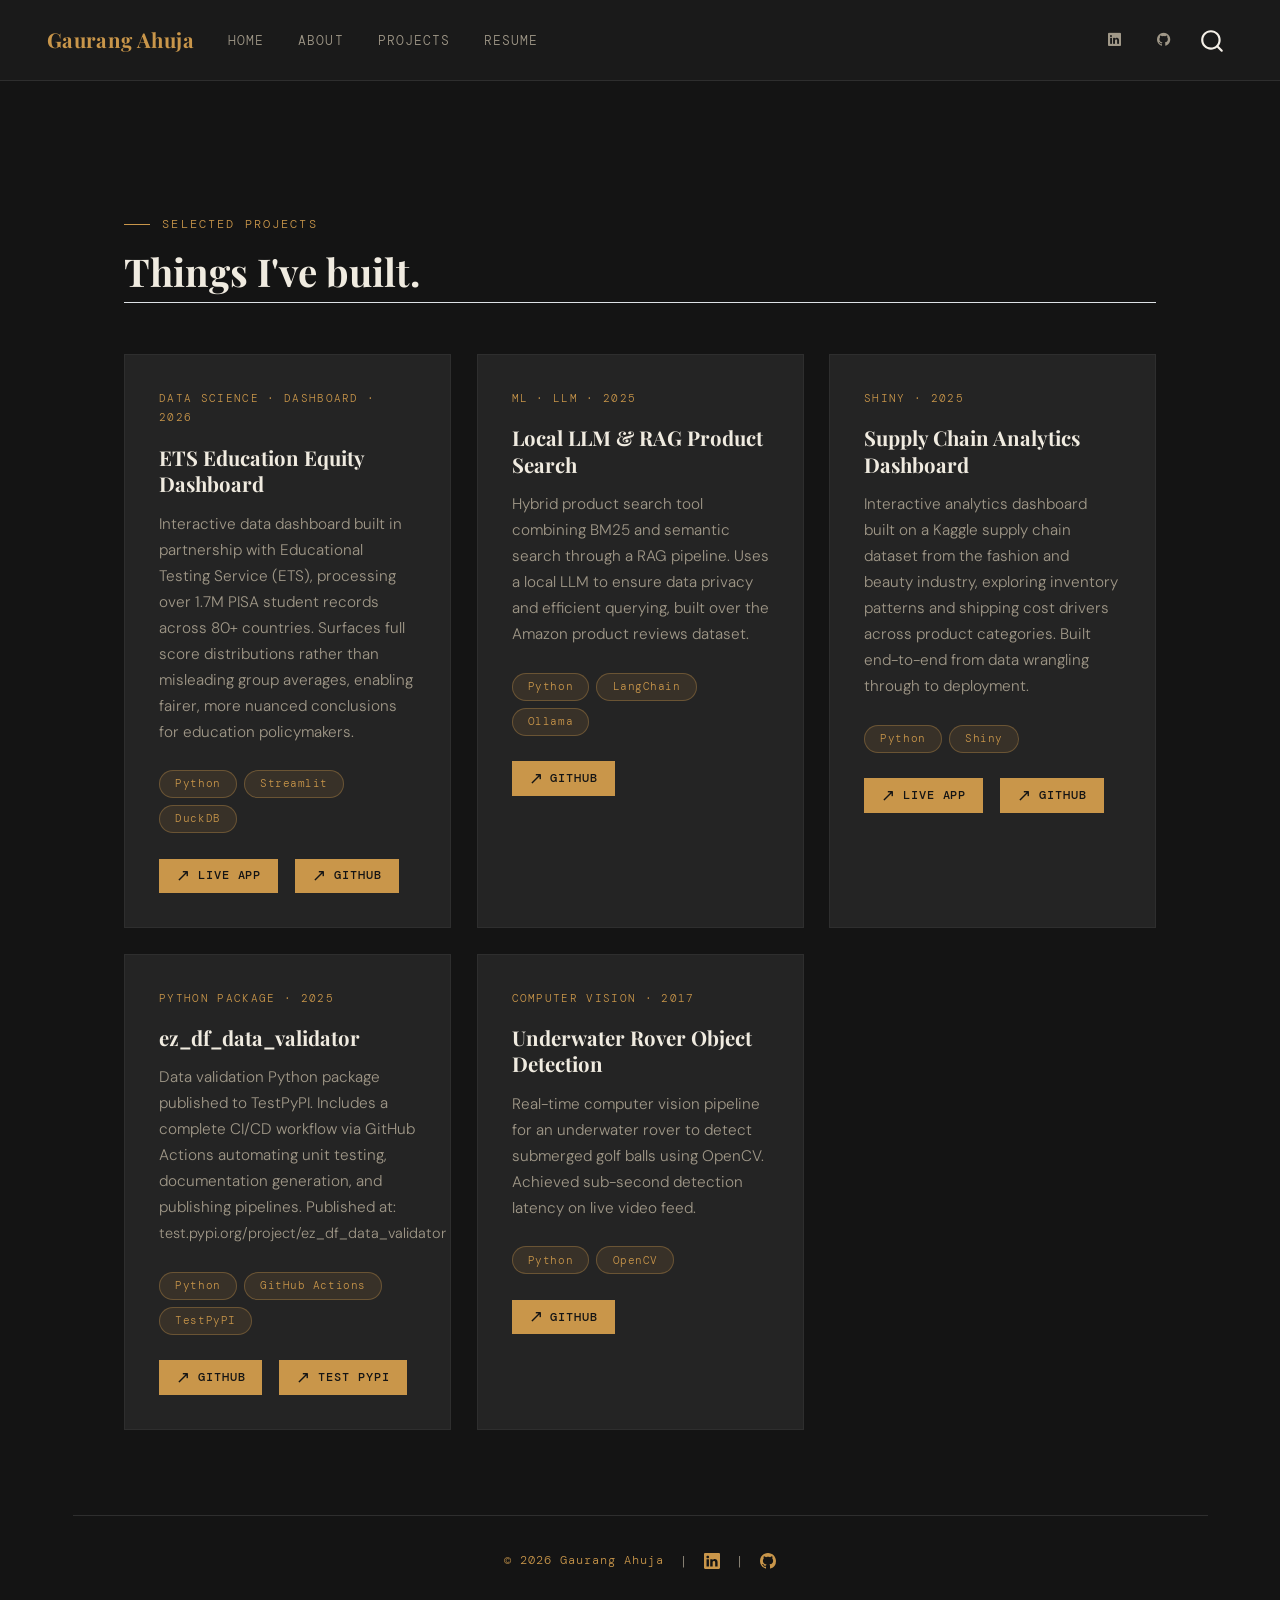
<file: docs/projects.html>
<!DOCTYPE html>
<html xmlns="http://www.w3.org/1999/xhtml" lang="en" xml:lang="en"><head>

<meta charset="utf-8">
<meta name="generator" content="quarto-1.7.33">

<meta name="viewport" content="width=device-width, initial-scale=1.0, user-scalable=yes">


<title>Projects – Gaurang Ahuja</title>
<style>
code{white-space: pre-wrap;}
span.smallcaps{font-variant: small-caps;}
div.columns{display: flex; gap: min(4vw, 1.5em);}
div.column{flex: auto; overflow-x: auto;}
div.hanging-indent{margin-left: 1.5em; text-indent: -1.5em;}
ul.task-list{list-style: none;}
ul.task-list li input[type="checkbox"] {
  width: 0.8em;
  margin: 0 0.8em 0.2em -1em; /* quarto-specific, see https://github.com/quarto-dev/quarto-cli/issues/4556 */ 
  vertical-align: middle;
}
</style>


<script src="site_libs/quarto-nav/quarto-nav.js"></script>
<script src="site_libs/quarto-nav/headroom.min.js"></script>
<script src="site_libs/clipboard/clipboard.min.js"></script>
<script src="site_libs/quarto-search/autocomplete.umd.js"></script>
<script src="site_libs/quarto-search/fuse.min.js"></script>
<script src="site_libs/quarto-search/quarto-search.js"></script>
<meta name="quarto:offset" content="./">
<link href="./favicon.ico" rel="icon">
<script src="site_libs/quarto-html/quarto.js" type="module"></script>
<script src="site_libs/quarto-html/tabsets/tabsets.js" type="module"></script>
<script src="site_libs/quarto-html/popper.min.js"></script>
<script src="site_libs/quarto-html/tippy.umd.min.js"></script>
<script src="site_libs/quarto-html/anchor.min.js"></script>
<link href="site_libs/quarto-html/tippy.css" rel="stylesheet">
<link href="site_libs/quarto-html/quarto-syntax-highlighting-ea385d0e468b0dd5ea5bf0780b1290d9.css" rel="stylesheet" id="quarto-text-highlighting-styles">
<script src="site_libs/bootstrap/bootstrap.min.js"></script>
<link href="site_libs/bootstrap/bootstrap-icons.css" rel="stylesheet">
<link href="site_libs/bootstrap/bootstrap-eea9c0ecd2c1f2538b0f4be70d340a17.min.css" rel="stylesheet" append-hash="true" id="quarto-bootstrap" data-mode="light">
<script id="quarto-search-options" type="application/json">{
  "location": "navbar",
  "copy-button": false,
  "collapse-after": 3,
  "panel-placement": "end",
  "type": "overlay",
  "limit": 50,
  "keyboard-shortcut": [
    "f",
    "/",
    "s"
  ],
  "show-item-context": false,
  "language": {
    "search-no-results-text": "No results",
    "search-matching-documents-text": "matching documents",
    "search-copy-link-title": "Copy link to search",
    "search-hide-matches-text": "Hide additional matches",
    "search-more-match-text": "more match in this document",
    "search-more-matches-text": "more matches in this document",
    "search-clear-button-title": "Clear",
    "search-text-placeholder": "",
    "search-detached-cancel-button-title": "Cancel",
    "search-submit-button-title": "Submit",
    "search-label": "Search"
  }
}</script>


<link rel="stylesheet" href="styles.css">
</head>

<body class="nav-fixed quarto-light">

<div id="quarto-search-results"></div>
  <header id="quarto-header" class="headroom fixed-top">
    <nav class="navbar navbar-expand-lg " data-bs-theme="dark">
      <div class="navbar-container container-fluid">
      <div class="navbar-brand-container mx-auto">
    <a class="navbar-brand" href="./index.html">
    <span class="navbar-title">Gaurang Ahuja</span>
    </a>
  </div>
            <div id="quarto-search" class="" title="Search"></div>
          <button class="navbar-toggler" type="button" data-bs-toggle="collapse" data-bs-target="#navbarCollapse" aria-controls="navbarCollapse" role="menu" aria-expanded="false" aria-label="Toggle navigation" onclick="if (window.quartoToggleHeadroom) { window.quartoToggleHeadroom(); }">
  <span class="navbar-toggler-icon"></span>
</button>
          <div class="collapse navbar-collapse" id="navbarCollapse">
            <ul class="navbar-nav navbar-nav-scroll me-auto">
  <li class="nav-item">
    <a class="nav-link" href="./index.html"> 
<span class="menu-text">Home</span></a>
  </li>  
  <li class="nav-item">
    <a class="nav-link" href="./about.html"> 
<span class="menu-text">About</span></a>
  </li>  
  <li class="nav-item">
    <a class="nav-link active" href="./projects.html" aria-current="page"> 
<span class="menu-text">Projects</span></a>
  </li>  
  <li class="nav-item">
    <a class="nav-link" href="./resume.html"> 
<span class="menu-text">Resume</span></a>
  </li>  
</ul>
            <ul class="navbar-nav navbar-nav-scroll ms-auto">
  <li class="nav-item compact">
    <a class="nav-link" href="https://www.linkedin.com/in/gaurang-ahuja/"> <i class="bi bi-linkedin" role="img" aria-label="LinkedIn">
</i> 
<span class="menu-text"></span></a>
  </li>  
  <li class="nav-item compact">
    <a class="nav-link" href="https://github.com/gaurang23"> <i class="bi bi-github" role="img" aria-label="GitHub">
</i> 
<span class="menu-text"></span></a>
  </li>  
</ul>
          </div> <!-- /navcollapse -->
            <div class="quarto-navbar-tools">
</div>
      </div> <!-- /container-fluid -->
    </nav>
</header>
<!-- content -->
<div id="quarto-content" class="quarto-container page-columns page-rows-contents page-layout-full page-navbar">
<!-- sidebar -->
<!-- margin-sidebar -->
    
<!-- main -->
<main class="content column-page" id="quarto-document-content">

<header id="title-block-header" class="quarto-title-block default">
<div class="quarto-title">
<h1 class="title">Projects</h1>
</div>



<div class="quarto-title-meta column-page">

    
  
    
  </div>
  


</header>


<section class="section" style="padding-top: 6rem;">
  <div class="section-label">Selected Projects</div>
  <h2 class="anchored">Things I've built.</h2>

  <div class="projects-grid">

    <div class="project-card">
      <div class="project-badge">Data Science · Dashboard · 2026</div>
      <div class="project-title">ETS Education Equity Dashboard</div>
      <p class="project-desc">
        Interactive data dashboard built in partnership with Educational Testing Service (ETS), 
        processing over 1.7M PISA student records across 80+ countries. 
        Surfaces full score distributions rather than misleading group averages, 
        enabling fairer, more nuanced conclusions for education policymakers.
      </p>
      <div class="project-stack">
        <span class="stack-tag">Python</span>
        <span class="stack-tag">Streamlit</span>
        <span class="stack-tag">DuckDB</span>
      </div>
      <div class="project-links">
        <a href="https://019e4677-6a04-aa54-3548-1eae51bbdb21.share.connect.posit.cloud/" class="project-link" target="_blank"><span style="font-size: 1rem; line-height: 1;">↗</span> Live App</a>
        <a href="https://github.com/apoorva43/ETS_Smart_Dashboard" class="project-link" target="_blank"><span style="font-size: 1rem; line-height: 1;">↗</span> GitHub</a>
      </div>
    </div>

    <div class="project-card">
      <div class="project-badge">ML · LLM · 2025</div>
      <div class="project-title">Local LLM &amp; RAG Product Search</div>
      <p class="project-desc">
        Hybrid product search tool combining BM25 and semantic search through a RAG pipeline. 
        Uses a local LLM to ensure data privacy and efficient querying, 
        built over the Amazon product reviews dataset.
      </p>
      <div class="project-stack">
        <span class="stack-tag">Python</span>
        <span class="stack-tag">LangChain</span>
        <span class="stack-tag">Ollama</span>
      </div>
      <div class="project-links">
        <a href="https://github.com/UBC-MDS/DSCI_575_project_sidmlk07_ga446" class="project-link" target="_blank"><span style="font-size: 1rem; line-height: 1;">↗</span> GitHub</a>
      </div>
    </div>

    <div class="project-card">
      <div class="project-badge">Shiny · 2025</div>
      <div class="project-title">Supply Chain Analytics Dashboard</div>
      <p class="project-desc">
        Interactive analytics dashboard built on a Kaggle supply chain dataset from 
        the fashion and beauty industry, exploring inventory patterns and 
        shipping cost drivers across product categories. Built end-to-end from 
        data wrangling through to deployment.
      </p>
      <div class="project-stack">
        <span class="stack-tag">Python</span>
        <span class="stack-tag">Shiny</span>
      </div>
      <div class="project-links">
        <a href="https://019c9b42-3095-b6d6-0bde-f47f0f78a6be.share.connect.posit.cloud/" class="project-link" target="_blank"><span style="font-size: 1rem; line-height: 1;">↗</span> Live App</a>
        <a href="https://github.com/UBC-MDS/DSCI-532_2026_27_Supply_Chain_Dashboard" class="project-link" target="_blank"><span style="font-size: 1rem; line-height: 1;">↗</span> GitHub</a>
      </div>
    </div>

    <div class="project-card">
      <div class="project-badge">Python Package · 2025</div>
      <div class="project-title">ez_df_data_validator</div>
      <p class="project-desc">
        Data validation Python package published to TestPyPI. 
        Includes a complete CI/CD workflow via GitHub Actions automating 
        unit testing, documentation generation, and publishing pipelines.
        Published at: <span style="font-size: 0.85rem;">test.pypi.org/project/ez_df_data_validator</span>
      </p>
      <div class="project-stack">
        <span class="stack-tag">Python</span>
        <span class="stack-tag">GitHub Actions</span>
        <span class="stack-tag">TestPyPI</span>
      </div>
      <div class="project-links">
        <a href="https://github.com/UBC-MDS/ez-df-data-validator" class="project-link" target="_blank"><span style="font-size: 1rem; line-height: 1;">↗</span> GitHub</a>
        <a href="https://test.pypi.org/project/ez-df-data-validator/" class="project-link" target="_blank"><span style="font-size: 1rem; line-height: 1;">↗</span> Test PyPI</a>
      </div>
    </div>

    <div class="project-card">
      <div class="project-badge">Computer Vision · 2017</div>
      <div class="project-title">Underwater Rover Object Detection</div>
      <p class="project-desc">
        Real-time computer vision pipeline for an underwater rover 
        to detect submerged golf balls using OpenCV. 
        Achieved sub-second detection latency on live video feed.
      </p>
      <div class="project-stack">
        <span class="stack-tag">Python</span>
        <span class="stack-tag">OpenCV</span>
      </div>
      <div class="project-links">
        <a href="https://github.com/gaurang23/FYDP_computer_vision" class="project-link" target="_blank"><span style="font-size: 1rem; line-height: 1;">↗</span> GitHub</a>
      </div>
    </div>

  </div>
</section>

<footer class="site-footer">
  <span style="color: var(--accent);">© 2026 Gaurang Ahuja</span>
  &nbsp;<span style="color: var(--text-secondary);">|</span>&nbsp;
  <a href="https://www.linkedin.com/in/gaurang-ahuja/" style="color: var(--accent); text-decoration: none;" title="LinkedIn">
    <svg xmlns="http://www.w3.org/2000/svg" width="16" height="16" fill="currentColor" viewbox="0 0 16 16" style="vertical-align: middle;">
      <path d="M0 1.146C0 .513.526 0 1.175 0h13.65C15.474 0 16 .513 16 1.146v13.708c0 .633-.526 1.146-1.175 1.146H1.175C.526 16 0 15.487 0 14.854zm4.943 12.248V6.169H2.542v7.225zm-1.2-8.212c.837 0 1.358-.554 1.358-1.248-.015-.709-.52-1.248-1.342-1.248S2.4 3.226 2.4 3.934c0 .694.521 1.248 1.327 1.248zm4.908 8.212V9.359c0-.216.016-.432.08-.586.173-.431.568-.878 1.232-.878.869 0 1.216.662 1.216 1.634v3.865h2.401V9.25c0-2.22-1.184-3.252-2.764-3.252-1.274 0-1.845.7-2.165 1.193v.025h-.016l.016-.025V6.169h-2.4c.03.678 0 7.225 0 7.225z"></path>
    </svg>
  </a>
  &nbsp;<span style="color: var(--text-secondary);">|</span>&nbsp;
  <a href="https://github.com/gaurang23" style="color: var(--accent); text-decoration: none;" title="GitHub">
    <svg xmlns="http://www.w3.org/2000/svg" width="16" height="16" fill="currentColor" viewbox="0 0 16 16" style="vertical-align: middle;">
      <path d="M8 0C3.58 0 0 3.58 0 8c0 3.54 2.29 6.53 5.47 7.59.4.07.55-.17.55-.38 0-.19-.01-.82-.01-1.49-2.01.37-2.53-.49-2.69-.94-.09-.23-.48-.94-.82-1.13-.28-.15-.68-.52-.01-.53.63-.01 1.08.58 1.23.82.72 1.21 1.87.87 2.33.66.07-.52.28-.87.51-1.07-1.78-.2-3.64-.89-3.64-3.95 0-.87.31-1.59.82-2.15-.08-.2-.36-1.02.08-2.12 0 0 .67-.21 2.2.82.64-.18 1.32-.27 2-.27s1.36.09 2 .27c1.53-1.04 2.2-.82 2.2-.82.44 1.1.16 1.92.08 2.12.51.56.82 1.27.82 2.15 0 3.07-1.87 3.75-3.65 3.95.29.25.54.73.54 1.48 0 1.07-.01 1.93-.01 2.2 0 .21.15.46.55.38A8.01 8.01 0 0 0 16 8c0-4.42-3.58-8-8-8"></path>
    </svg>
  </a>
</footer>



</main> <!-- /main -->
<script id="quarto-html-after-body" type="application/javascript">
  window.document.addEventListener("DOMContentLoaded", function (event) {
    const icon = "";
    const anchorJS = new window.AnchorJS();
    anchorJS.options = {
      placement: 'right',
      icon: icon
    };
    anchorJS.add('.anchored');
    const isCodeAnnotation = (el) => {
      for (const clz of el.classList) {
        if (clz.startsWith('code-annotation-')) {                     
          return true;
        }
      }
      return false;
    }
    const onCopySuccess = function(e) {
      // button target
      const button = e.trigger;
      // don't keep focus
      button.blur();
      // flash "checked"
      button.classList.add('code-copy-button-checked');
      var currentTitle = button.getAttribute("title");
      button.setAttribute("title", "Copied!");
      let tooltip;
      if (window.bootstrap) {
        button.setAttribute("data-bs-toggle", "tooltip");
        button.setAttribute("data-bs-placement", "left");
        button.setAttribute("data-bs-title", "Copied!");
        tooltip = new bootstrap.Tooltip(button, 
          { trigger: "manual", 
            customClass: "code-copy-button-tooltip",
            offset: [0, -8]});
        tooltip.show();    
      }
      setTimeout(function() {
        if (tooltip) {
          tooltip.hide();
          button.removeAttribute("data-bs-title");
          button.removeAttribute("data-bs-toggle");
          button.removeAttribute("data-bs-placement");
        }
        button.setAttribute("title", currentTitle);
        button.classList.remove('code-copy-button-checked');
      }, 1000);
      // clear code selection
      e.clearSelection();
    }
    const getTextToCopy = function(trigger) {
        const codeEl = trigger.previousElementSibling.cloneNode(true);
        for (const childEl of codeEl.children) {
          if (isCodeAnnotation(childEl)) {
            childEl.remove();
          }
        }
        return codeEl.innerText;
    }
    const clipboard = new window.ClipboardJS('.code-copy-button:not([data-in-quarto-modal])', {
      text: getTextToCopy
    });
    clipboard.on('success', onCopySuccess);
    if (window.document.getElementById('quarto-embedded-source-code-modal')) {
      const clipboardModal = new window.ClipboardJS('.code-copy-button[data-in-quarto-modal]', {
        text: getTextToCopy,
        container: window.document.getElementById('quarto-embedded-source-code-modal')
      });
      clipboardModal.on('success', onCopySuccess);
    }
      var localhostRegex = new RegExp(/^(?:http|https):\/\/localhost\:?[0-9]*\//);
      var mailtoRegex = new RegExp(/^mailto:/);
        var filterRegex = new RegExp('/' + window.location.host + '/');
      var isInternal = (href) => {
          return filterRegex.test(href) || localhostRegex.test(href) || mailtoRegex.test(href);
      }
      // Inspect non-navigation links and adorn them if external
     var links = window.document.querySelectorAll('a[href]:not(.nav-link):not(.navbar-brand):not(.toc-action):not(.sidebar-link):not(.sidebar-item-toggle):not(.pagination-link):not(.no-external):not([aria-hidden]):not(.dropdown-item):not(.quarto-navigation-tool):not(.about-link)');
      for (var i=0; i<links.length; i++) {
        const link = links[i];
        if (!isInternal(link.href)) {
          // undo the damage that might have been done by quarto-nav.js in the case of
          // links that we want to consider external
          if (link.dataset.originalHref !== undefined) {
            link.href = link.dataset.originalHref;
          }
        }
      }
    function tippyHover(el, contentFn, onTriggerFn, onUntriggerFn) {
      const config = {
        allowHTML: true,
        maxWidth: 500,
        delay: 100,
        arrow: false,
        appendTo: function(el) {
            return el.parentElement;
        },
        interactive: true,
        interactiveBorder: 10,
        theme: 'quarto',
        placement: 'bottom-start',
      };
      if (contentFn) {
        config.content = contentFn;
      }
      if (onTriggerFn) {
        config.onTrigger = onTriggerFn;
      }
      if (onUntriggerFn) {
        config.onUntrigger = onUntriggerFn;
      }
      window.tippy(el, config); 
    }
    const noterefs = window.document.querySelectorAll('a[role="doc-noteref"]');
    for (var i=0; i<noterefs.length; i++) {
      const ref = noterefs[i];
      tippyHover(ref, function() {
        // use id or data attribute instead here
        let href = ref.getAttribute('data-footnote-href') || ref.getAttribute('href');
        try { href = new URL(href).hash; } catch {}
        const id = href.replace(/^#\/?/, "");
        const note = window.document.getElementById(id);
        if (note) {
          return note.innerHTML;
        } else {
          return "";
        }
      });
    }
    const xrefs = window.document.querySelectorAll('a.quarto-xref');
    const processXRef = (id, note) => {
      // Strip column container classes
      const stripColumnClz = (el) => {
        el.classList.remove("page-full", "page-columns");
        if (el.children) {
          for (const child of el.children) {
            stripColumnClz(child);
          }
        }
      }
      stripColumnClz(note)
      if (id === null || id.startsWith('sec-')) {
        // Special case sections, only their first couple elements
        const container = document.createElement("div");
        if (note.children && note.children.length > 2) {
          container.appendChild(note.children[0].cloneNode(true));
          for (let i = 1; i < note.children.length; i++) {
            const child = note.children[i];
            if (child.tagName === "P" && child.innerText === "") {
              continue;
            } else {
              container.appendChild(child.cloneNode(true));
              break;
            }
          }
          if (window.Quarto?.typesetMath) {
            window.Quarto.typesetMath(container);
          }
          return container.innerHTML
        } else {
          if (window.Quarto?.typesetMath) {
            window.Quarto.typesetMath(note);
          }
          return note.innerHTML;
        }
      } else {
        // Remove any anchor links if they are present
        const anchorLink = note.querySelector('a.anchorjs-link');
        if (anchorLink) {
          anchorLink.remove();
        }
        if (window.Quarto?.typesetMath) {
          window.Quarto.typesetMath(note);
        }
        if (note.classList.contains("callout")) {
          return note.outerHTML;
        } else {
          return note.innerHTML;
        }
      }
    }
    for (var i=0; i<xrefs.length; i++) {
      const xref = xrefs[i];
      tippyHover(xref, undefined, function(instance) {
        instance.disable();
        let url = xref.getAttribute('href');
        let hash = undefined; 
        if (url.startsWith('#')) {
          hash = url;
        } else {
          try { hash = new URL(url).hash; } catch {}
        }
        if (hash) {
          const id = hash.replace(/^#\/?/, "");
          const note = window.document.getElementById(id);
          if (note !== null) {
            try {
              const html = processXRef(id, note.cloneNode(true));
              instance.setContent(html);
            } finally {
              instance.enable();
              instance.show();
            }
          } else {
            // See if we can fetch this
            fetch(url.split('#')[0])
            .then(res => res.text())
            .then(html => {
              const parser = new DOMParser();
              const htmlDoc = parser.parseFromString(html, "text/html");
              const note = htmlDoc.getElementById(id);
              if (note !== null) {
                const html = processXRef(id, note);
                instance.setContent(html);
              } 
            }).finally(() => {
              instance.enable();
              instance.show();
            });
          }
        } else {
          // See if we can fetch a full url (with no hash to target)
          // This is a special case and we should probably do some content thinning / targeting
          fetch(url)
          .then(res => res.text())
          .then(html => {
            const parser = new DOMParser();
            const htmlDoc = parser.parseFromString(html, "text/html");
            const note = htmlDoc.querySelector('main.content');
            if (note !== null) {
              // This should only happen for chapter cross references
              // (since there is no id in the URL)
              // remove the first header
              if (note.children.length > 0 && note.children[0].tagName === "HEADER") {
                note.children[0].remove();
              }
              const html = processXRef(null, note);
              instance.setContent(html);
            } 
          }).finally(() => {
            instance.enable();
            instance.show();
          });
        }
      }, function(instance) {
      });
    }
        let selectedAnnoteEl;
        const selectorForAnnotation = ( cell, annotation) => {
          let cellAttr = 'data-code-cell="' + cell + '"';
          let lineAttr = 'data-code-annotation="' +  annotation + '"';
          const selector = 'span[' + cellAttr + '][' + lineAttr + ']';
          return selector;
        }
        const selectCodeLines = (annoteEl) => {
          const doc = window.document;
          const targetCell = annoteEl.getAttribute("data-target-cell");
          const targetAnnotation = annoteEl.getAttribute("data-target-annotation");
          const annoteSpan = window.document.querySelector(selectorForAnnotation(targetCell, targetAnnotation));
          const lines = annoteSpan.getAttribute("data-code-lines").split(",");
          const lineIds = lines.map((line) => {
            return targetCell + "-" + line;
          })
          let top = null;
          let height = null;
          let parent = null;
          if (lineIds.length > 0) {
              //compute the position of the single el (top and bottom and make a div)
              const el = window.document.getElementById(lineIds[0]);
              top = el.offsetTop;
              height = el.offsetHeight;
              parent = el.parentElement.parentElement;
            if (lineIds.length > 1) {
              const lastEl = window.document.getElementById(lineIds[lineIds.length - 1]);
              const bottom = lastEl.offsetTop + lastEl.offsetHeight;
              height = bottom - top;
            }
            if (top !== null && height !== null && parent !== null) {
              // cook up a div (if necessary) and position it 
              let div = window.document.getElementById("code-annotation-line-highlight");
              if (div === null) {
                div = window.document.createElement("div");
                div.setAttribute("id", "code-annotation-line-highlight");
                div.style.position = 'absolute';
                parent.appendChild(div);
              }
              div.style.top = top - 2 + "px";
              div.style.height = height + 4 + "px";
              div.style.left = 0;
              let gutterDiv = window.document.getElementById("code-annotation-line-highlight-gutter");
              if (gutterDiv === null) {
                gutterDiv = window.document.createElement("div");
                gutterDiv.setAttribute("id", "code-annotation-line-highlight-gutter");
                gutterDiv.style.position = 'absolute';
                const codeCell = window.document.getElementById(targetCell);
                const gutter = codeCell.querySelector('.code-annotation-gutter');
                gutter.appendChild(gutterDiv);
              }
              gutterDiv.style.top = top - 2 + "px";
              gutterDiv.style.height = height + 4 + "px";
            }
            selectedAnnoteEl = annoteEl;
          }
        };
        const unselectCodeLines = () => {
          const elementsIds = ["code-annotation-line-highlight", "code-annotation-line-highlight-gutter"];
          elementsIds.forEach((elId) => {
            const div = window.document.getElementById(elId);
            if (div) {
              div.remove();
            }
          });
          selectedAnnoteEl = undefined;
        };
          // Handle positioning of the toggle
      window.addEventListener(
        "resize",
        throttle(() => {
          elRect = undefined;
          if (selectedAnnoteEl) {
            selectCodeLines(selectedAnnoteEl);
          }
        }, 10)
      );
      function throttle(fn, ms) {
      let throttle = false;
      let timer;
        return (...args) => {
          if(!throttle) { // first call gets through
              fn.apply(this, args);
              throttle = true;
          } else { // all the others get throttled
              if(timer) clearTimeout(timer); // cancel #2
              timer = setTimeout(() => {
                fn.apply(this, args);
                timer = throttle = false;
              }, ms);
          }
        };
      }
        // Attach click handler to the DT
        const annoteDls = window.document.querySelectorAll('dt[data-target-cell]');
        for (const annoteDlNode of annoteDls) {
          annoteDlNode.addEventListener('click', (event) => {
            const clickedEl = event.target;
            if (clickedEl !== selectedAnnoteEl) {
              unselectCodeLines();
              const activeEl = window.document.querySelector('dt[data-target-cell].code-annotation-active');
              if (activeEl) {
                activeEl.classList.remove('code-annotation-active');
              }
              selectCodeLines(clickedEl);
              clickedEl.classList.add('code-annotation-active');
            } else {
              // Unselect the line
              unselectCodeLines();
              clickedEl.classList.remove('code-annotation-active');
            }
          });
        }
    const findCites = (el) => {
      const parentEl = el.parentElement;
      if (parentEl) {
        const cites = parentEl.dataset.cites;
        if (cites) {
          return {
            el,
            cites: cites.split(' ')
          };
        } else {
          return findCites(el.parentElement)
        }
      } else {
        return undefined;
      }
    };
    var bibliorefs = window.document.querySelectorAll('a[role="doc-biblioref"]');
    for (var i=0; i<bibliorefs.length; i++) {
      const ref = bibliorefs[i];
      const citeInfo = findCites(ref);
      if (citeInfo) {
        tippyHover(citeInfo.el, function() {
          var popup = window.document.createElement('div');
          citeInfo.cites.forEach(function(cite) {
            var citeDiv = window.document.createElement('div');
            citeDiv.classList.add('hanging-indent');
            citeDiv.classList.add('csl-entry');
            var biblioDiv = window.document.getElementById('ref-' + cite);
            if (biblioDiv) {
              citeDiv.innerHTML = biblioDiv.innerHTML;
            }
            popup.appendChild(citeDiv);
          });
          return popup.innerHTML;
        });
      }
    }
  });
  </script>
</div> <!-- /content -->




</body></html>
</file>
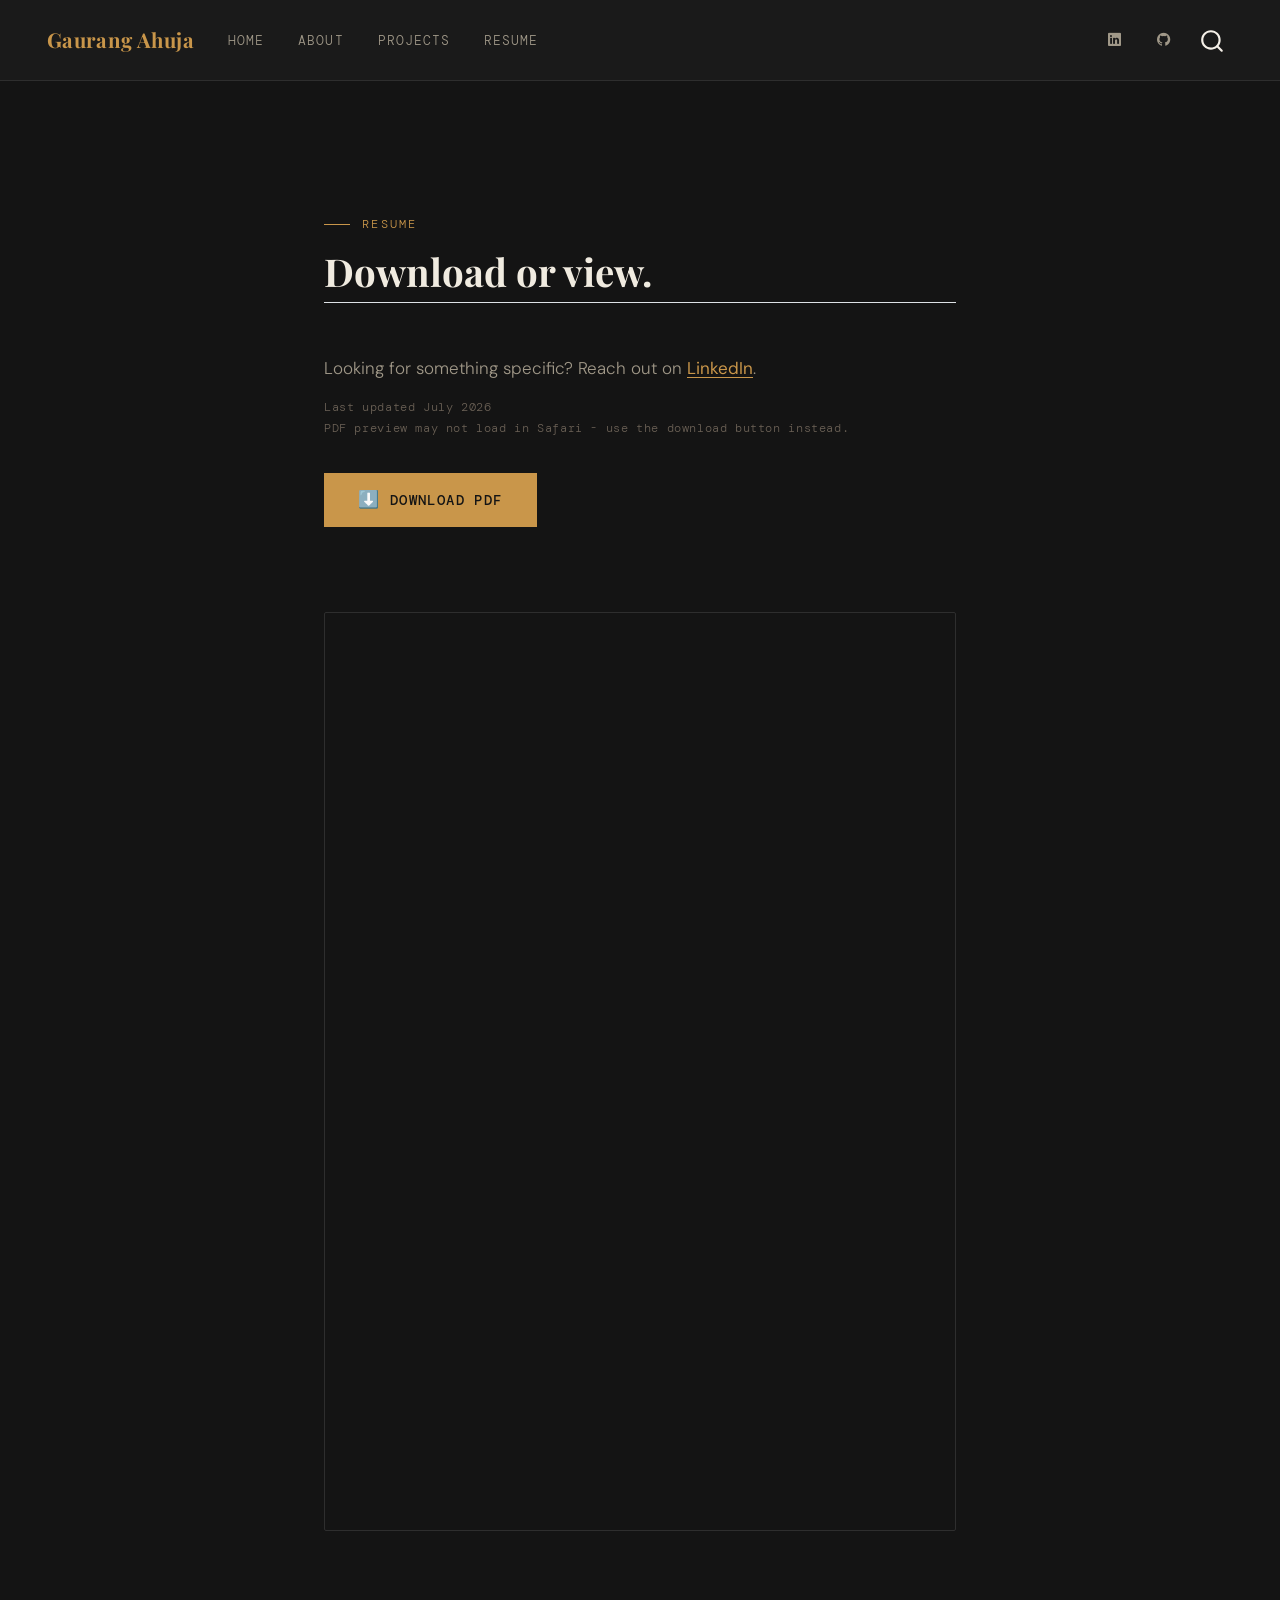
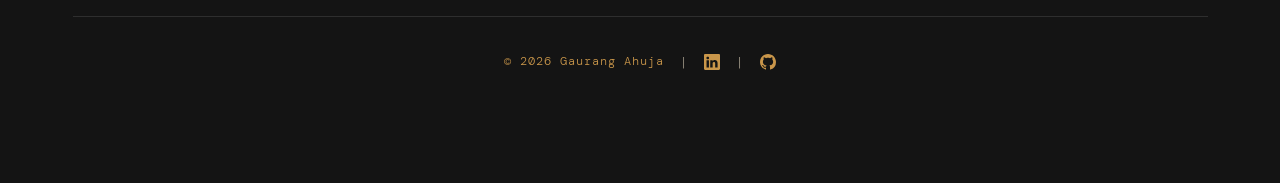
<file: docs/resume.html>
<!DOCTYPE html>
<html xmlns="http://www.w3.org/1999/xhtml" lang="en" xml:lang="en"><head>

<meta charset="utf-8">
<meta name="generator" content="quarto-1.7.33">

<meta name="viewport" content="width=device-width, initial-scale=1.0, user-scalable=yes">


<title>Resume – Gaurang Ahuja</title>
<style>
code{white-space: pre-wrap;}
span.smallcaps{font-variant: small-caps;}
div.columns{display: flex; gap: min(4vw, 1.5em);}
div.column{flex: auto; overflow-x: auto;}
div.hanging-indent{margin-left: 1.5em; text-indent: -1.5em;}
ul.task-list{list-style: none;}
ul.task-list li input[type="checkbox"] {
  width: 0.8em;
  margin: 0 0.8em 0.2em -1em; /* quarto-specific, see https://github.com/quarto-dev/quarto-cli/issues/4556 */ 
  vertical-align: middle;
}
</style>


<script src="site_libs/quarto-nav/quarto-nav.js"></script>
<script src="site_libs/quarto-nav/headroom.min.js"></script>
<script src="site_libs/clipboard/clipboard.min.js"></script>
<script src="site_libs/quarto-search/autocomplete.umd.js"></script>
<script src="site_libs/quarto-search/fuse.min.js"></script>
<script src="site_libs/quarto-search/quarto-search.js"></script>
<meta name="quarto:offset" content="./">
<link href="./favicon.ico" rel="icon">
<script src="site_libs/quarto-html/quarto.js" type="module"></script>
<script src="site_libs/quarto-html/tabsets/tabsets.js" type="module"></script>
<script src="site_libs/quarto-html/popper.min.js"></script>
<script src="site_libs/quarto-html/tippy.umd.min.js"></script>
<script src="site_libs/quarto-html/anchor.min.js"></script>
<link href="site_libs/quarto-html/tippy.css" rel="stylesheet">
<link href="site_libs/quarto-html/quarto-syntax-highlighting-ea385d0e468b0dd5ea5bf0780b1290d9.css" rel="stylesheet" id="quarto-text-highlighting-styles">
<script src="site_libs/bootstrap/bootstrap.min.js"></script>
<link href="site_libs/bootstrap/bootstrap-icons.css" rel="stylesheet">
<link href="site_libs/bootstrap/bootstrap-eea9c0ecd2c1f2538b0f4be70d340a17.min.css" rel="stylesheet" append-hash="true" id="quarto-bootstrap" data-mode="light">
<script id="quarto-search-options" type="application/json">{
  "location": "navbar",
  "copy-button": false,
  "collapse-after": 3,
  "panel-placement": "end",
  "type": "overlay",
  "limit": 50,
  "keyboard-shortcut": [
    "f",
    "/",
    "s"
  ],
  "show-item-context": false,
  "language": {
    "search-no-results-text": "No results",
    "search-matching-documents-text": "matching documents",
    "search-copy-link-title": "Copy link to search",
    "search-hide-matches-text": "Hide additional matches",
    "search-more-match-text": "more match in this document",
    "search-more-matches-text": "more matches in this document",
    "search-clear-button-title": "Clear",
    "search-text-placeholder": "",
    "search-detached-cancel-button-title": "Cancel",
    "search-submit-button-title": "Submit",
    "search-label": "Search"
  }
}</script>


<link rel="stylesheet" href="styles.css">
</head>

<body class="nav-fixed quarto-light">

<div id="quarto-search-results"></div>
  <header id="quarto-header" class="headroom fixed-top">
    <nav class="navbar navbar-expand-lg " data-bs-theme="dark">
      <div class="navbar-container container-fluid">
      <div class="navbar-brand-container mx-auto">
    <a class="navbar-brand" href="./index.html">
    <span class="navbar-title">Gaurang Ahuja</span>
    </a>
  </div>
            <div id="quarto-search" class="" title="Search"></div>
          <button class="navbar-toggler" type="button" data-bs-toggle="collapse" data-bs-target="#navbarCollapse" aria-controls="navbarCollapse" role="menu" aria-expanded="false" aria-label="Toggle navigation" onclick="if (window.quartoToggleHeadroom) { window.quartoToggleHeadroom(); }">
  <span class="navbar-toggler-icon"></span>
</button>
          <div class="collapse navbar-collapse" id="navbarCollapse">
            <ul class="navbar-nav navbar-nav-scroll me-auto">
  <li class="nav-item">
    <a class="nav-link" href="./index.html"> 
<span class="menu-text">Home</span></a>
  </li>  
  <li class="nav-item">
    <a class="nav-link" href="./about.html"> 
<span class="menu-text">About</span></a>
  </li>  
  <li class="nav-item">
    <a class="nav-link" href="./projects.html"> 
<span class="menu-text">Projects</span></a>
  </li>  
  <li class="nav-item">
    <a class="nav-link active" href="./resume.html" aria-current="page"> 
<span class="menu-text">Resume</span></a>
  </li>  
</ul>
            <ul class="navbar-nav navbar-nav-scroll ms-auto">
  <li class="nav-item compact">
    <a class="nav-link" href="https://www.linkedin.com/in/gaurang-ahuja/"> <i class="bi bi-linkedin" role="img" aria-label="LinkedIn">
</i> 
<span class="menu-text"></span></a>
  </li>  
  <li class="nav-item compact">
    <a class="nav-link" href="https://github.com/gaurang23"> <i class="bi bi-github" role="img" aria-label="GitHub">
</i> 
<span class="menu-text"></span></a>
  </li>  
</ul>
          </div> <!-- /navcollapse -->
            <div class="quarto-navbar-tools">
</div>
      </div> <!-- /container-fluid -->
    </nav>
</header>
<!-- content -->
<div id="quarto-content" class="quarto-container page-columns page-rows-contents page-layout-full page-navbar">
<!-- sidebar -->
<!-- margin-sidebar -->
    
<!-- main -->
<main class="content column-page" id="quarto-document-content">

<header id="title-block-header" class="quarto-title-block default">
<div class="quarto-title">
<h1 class="title">Resume</h1>
</div>



<div class="quarto-title-meta column-page">

    
  
    
  </div>
  


</header>


<section class="section" style="padding-top: 6rem; max-width: 700px;">
  <div class="section-label">Resume</div>
  <h2 class="anchored">Download or view.</h2>
  <p style="color: var(--text-secondary); margin-bottom: 0.75rem; font-size: 1rem;">
    Looking for something specific? Reach out on 
    <a href="https://www.linkedin.com/in/gaurang-ahuja/" style="color: var(--accent);">LinkedIn</a>.
  </p>
  <p style="color: var(--text-muted); font-family: 'DM Mono', monospace; font-size: 0.72rem; letter-spacing: 0.05em; margin-bottom: 2rem;">
    Last updated July 2026
    <br>
    PDF preview may not load in Safari - use the download button instead.
  </p>
  <a href="Gaurang_Ahuja_Resume.pdf" download="" class="btn-primary-custom" style="margin-bottom: 3rem; display: inline-block;"><span style="font-size: 1rem; line-height: 1;">⬇️</span> Download PDF</a>
  <div style="margin-top: 2rem; border: 1px solid var(--border); border-radius: 2px; overflow: hidden;">
    <iframe src="Gaurang_Ahuja_Resume.pdf" width="100%" height="900px" style="border: none; display: block;"></iframe>
  </div>
</section>

<footer class="site-footer">
  <span style="color: var(--accent);">© 2026 Gaurang Ahuja</span>
  &nbsp;<span style="color: var(--text-secondary);">|</span>&nbsp;
  <a href="https://www.linkedin.com/in/gaurang-ahuja/" style="color: var(--accent); text-decoration: none;" title="LinkedIn">
    <svg xmlns="http://www.w3.org/2000/svg" width="16" height="16" fill="currentColor" viewbox="0 0 16 16" style="vertical-align: middle;">
      <path d="M0 1.146C0 .513.526 0 1.175 0h13.65C15.474 0 16 .513 16 1.146v13.708c0 .633-.526 1.146-1.175 1.146H1.175C.526 16 0 15.487 0 14.854zm4.943 12.248V6.169H2.542v7.225zm-1.2-8.212c.837 0 1.358-.554 1.358-1.248-.015-.709-.52-1.248-1.342-1.248S2.4 3.226 2.4 3.934c0 .694.521 1.248 1.327 1.248zm4.908 8.212V9.359c0-.216.016-.432.08-.586.173-.431.568-.878 1.232-.878.869 0 1.216.662 1.216 1.634v3.865h2.401V9.25c0-2.22-1.184-3.252-2.764-3.252-1.274 0-1.845.7-2.165 1.193v.025h-.016l.016-.025V6.169h-2.4c.03.678 0 7.225 0 7.225z"></path>
    </svg>
  </a>
  &nbsp;<span style="color: var(--text-secondary);">|</span>&nbsp;
  <a href="https://github.com/gaurang23" style="color: var(--accent); text-decoration: none;" title="GitHub">
    <svg xmlns="http://www.w3.org/2000/svg" width="16" height="16" fill="currentColor" viewbox="0 0 16 16" style="vertical-align: middle;">
      <path d="M8 0C3.58 0 0 3.58 0 8c0 3.54 2.29 6.53 5.47 7.59.4.07.55-.17.55-.38 0-.19-.01-.82-.01-1.49-2.01.37-2.53-.49-2.69-.94-.09-.23-.48-.94-.82-1.13-.28-.15-.68-.52-.01-.53.63-.01 1.08.58 1.23.82.72 1.21 1.87.87 2.33.66.07-.52.28-.87.51-1.07-1.78-.2-3.64-.89-3.64-3.95 0-.87.31-1.59.82-2.15-.08-.2-.36-1.02.08-2.12 0 0 .67-.21 2.2.82.64-.18 1.32-.27 2-.27s1.36.09 2 .27c1.53-1.04 2.2-.82 2.2-.82.44 1.1.16 1.92.08 2.12.51.56.82 1.27.82 2.15 0 3.07-1.87 3.75-3.65 3.95.29.25.54.73.54 1.48 0 1.07-.01 1.93-.01 2.2 0 .21.15.46.55.38A8.01 8.01 0 0 0 16 8c0-4.42-3.58-8-8-8"></path>
    </svg>
  </a>
</footer>



</main> <!-- /main -->
<script id="quarto-html-after-body" type="application/javascript">
  window.document.addEventListener("DOMContentLoaded", function (event) {
    const icon = "";
    const anchorJS = new window.AnchorJS();
    anchorJS.options = {
      placement: 'right',
      icon: icon
    };
    anchorJS.add('.anchored');
    const isCodeAnnotation = (el) => {
      for (const clz of el.classList) {
        if (clz.startsWith('code-annotation-')) {                     
          return true;
        }
      }
      return false;
    }
    const onCopySuccess = function(e) {
      // button target
      const button = e.trigger;
      // don't keep focus
      button.blur();
      // flash "checked"
      button.classList.add('code-copy-button-checked');
      var currentTitle = button.getAttribute("title");
      button.setAttribute("title", "Copied!");
      let tooltip;
      if (window.bootstrap) {
        button.setAttribute("data-bs-toggle", "tooltip");
        button.setAttribute("data-bs-placement", "left");
        button.setAttribute("data-bs-title", "Copied!");
        tooltip = new bootstrap.Tooltip(button, 
          { trigger: "manual", 
            customClass: "code-copy-button-tooltip",
            offset: [0, -8]});
        tooltip.show();    
      }
      setTimeout(function() {
        if (tooltip) {
          tooltip.hide();
          button.removeAttribute("data-bs-title");
          button.removeAttribute("data-bs-toggle");
          button.removeAttribute("data-bs-placement");
        }
        button.setAttribute("title", currentTitle);
        button.classList.remove('code-copy-button-checked');
      }, 1000);
      // clear code selection
      e.clearSelection();
    }
    const getTextToCopy = function(trigger) {
        const codeEl = trigger.previousElementSibling.cloneNode(true);
        for (const childEl of codeEl.children) {
          if (isCodeAnnotation(childEl)) {
            childEl.remove();
          }
        }
        return codeEl.innerText;
    }
    const clipboard = new window.ClipboardJS('.code-copy-button:not([data-in-quarto-modal])', {
      text: getTextToCopy
    });
    clipboard.on('success', onCopySuccess);
    if (window.document.getElementById('quarto-embedded-source-code-modal')) {
      const clipboardModal = new window.ClipboardJS('.code-copy-button[data-in-quarto-modal]', {
        text: getTextToCopy,
        container: window.document.getElementById('quarto-embedded-source-code-modal')
      });
      clipboardModal.on('success', onCopySuccess);
    }
      var localhostRegex = new RegExp(/^(?:http|https):\/\/localhost\:?[0-9]*\//);
      var mailtoRegex = new RegExp(/^mailto:/);
        var filterRegex = new RegExp('/' + window.location.host + '/');
      var isInternal = (href) => {
          return filterRegex.test(href) || localhostRegex.test(href) || mailtoRegex.test(href);
      }
      // Inspect non-navigation links and adorn them if external
     var links = window.document.querySelectorAll('a[href]:not(.nav-link):not(.navbar-brand):not(.toc-action):not(.sidebar-link):not(.sidebar-item-toggle):not(.pagination-link):not(.no-external):not([aria-hidden]):not(.dropdown-item):not(.quarto-navigation-tool):not(.about-link)');
      for (var i=0; i<links.length; i++) {
        const link = links[i];
        if (!isInternal(link.href)) {
          // undo the damage that might have been done by quarto-nav.js in the case of
          // links that we want to consider external
          if (link.dataset.originalHref !== undefined) {
            link.href = link.dataset.originalHref;
          }
        }
      }
    function tippyHover(el, contentFn, onTriggerFn, onUntriggerFn) {
      const config = {
        allowHTML: true,
        maxWidth: 500,
        delay: 100,
        arrow: false,
        appendTo: function(el) {
            return el.parentElement;
        },
        interactive: true,
        interactiveBorder: 10,
        theme: 'quarto',
        placement: 'bottom-start',
      };
      if (contentFn) {
        config.content = contentFn;
      }
      if (onTriggerFn) {
        config.onTrigger = onTriggerFn;
      }
      if (onUntriggerFn) {
        config.onUntrigger = onUntriggerFn;
      }
      window.tippy(el, config); 
    }
    const noterefs = window.document.querySelectorAll('a[role="doc-noteref"]');
    for (var i=0; i<noterefs.length; i++) {
      const ref = noterefs[i];
      tippyHover(ref, function() {
        // use id or data attribute instead here
        let href = ref.getAttribute('data-footnote-href') || ref.getAttribute('href');
        try { href = new URL(href).hash; } catch {}
        const id = href.replace(/^#\/?/, "");
        const note = window.document.getElementById(id);
        if (note) {
          return note.innerHTML;
        } else {
          return "";
        }
      });
    }
    const xrefs = window.document.querySelectorAll('a.quarto-xref');
    const processXRef = (id, note) => {
      // Strip column container classes
      const stripColumnClz = (el) => {
        el.classList.remove("page-full", "page-columns");
        if (el.children) {
          for (const child of el.children) {
            stripColumnClz(child);
          }
        }
      }
      stripColumnClz(note)
      if (id === null || id.startsWith('sec-')) {
        // Special case sections, only their first couple elements
        const container = document.createElement("div");
        if (note.children && note.children.length > 2) {
          container.appendChild(note.children[0].cloneNode(true));
          for (let i = 1; i < note.children.length; i++) {
            const child = note.children[i];
            if (child.tagName === "P" && child.innerText === "") {
              continue;
            } else {
              container.appendChild(child.cloneNode(true));
              break;
            }
          }
          if (window.Quarto?.typesetMath) {
            window.Quarto.typesetMath(container);
          }
          return container.innerHTML
        } else {
          if (window.Quarto?.typesetMath) {
            window.Quarto.typesetMath(note);
          }
          return note.innerHTML;
        }
      } else {
        // Remove any anchor links if they are present
        const anchorLink = note.querySelector('a.anchorjs-link');
        if (anchorLink) {
          anchorLink.remove();
        }
        if (window.Quarto?.typesetMath) {
          window.Quarto.typesetMath(note);
        }
        if (note.classList.contains("callout")) {
          return note.outerHTML;
        } else {
          return note.innerHTML;
        }
      }
    }
    for (var i=0; i<xrefs.length; i++) {
      const xref = xrefs[i];
      tippyHover(xref, undefined, function(instance) {
        instance.disable();
        let url = xref.getAttribute('href');
        let hash = undefined; 
        if (url.startsWith('#')) {
          hash = url;
        } else {
          try { hash = new URL(url).hash; } catch {}
        }
        if (hash) {
          const id = hash.replace(/^#\/?/, "");
          const note = window.document.getElementById(id);
          if (note !== null) {
            try {
              const html = processXRef(id, note.cloneNode(true));
              instance.setContent(html);
            } finally {
              instance.enable();
              instance.show();
            }
          } else {
            // See if we can fetch this
            fetch(url.split('#')[0])
            .then(res => res.text())
            .then(html => {
              const parser = new DOMParser();
              const htmlDoc = parser.parseFromString(html, "text/html");
              const note = htmlDoc.getElementById(id);
              if (note !== null) {
                const html = processXRef(id, note);
                instance.setContent(html);
              } 
            }).finally(() => {
              instance.enable();
              instance.show();
            });
          }
        } else {
          // See if we can fetch a full url (with no hash to target)
          // This is a special case and we should probably do some content thinning / targeting
          fetch(url)
          .then(res => res.text())
          .then(html => {
            const parser = new DOMParser();
            const htmlDoc = parser.parseFromString(html, "text/html");
            const note = htmlDoc.querySelector('main.content');
            if (note !== null) {
              // This should only happen for chapter cross references
              // (since there is no id in the URL)
              // remove the first header
              if (note.children.length > 0 && note.children[0].tagName === "HEADER") {
                note.children[0].remove();
              }
              const html = processXRef(null, note);
              instance.setContent(html);
            } 
          }).finally(() => {
            instance.enable();
            instance.show();
          });
        }
      }, function(instance) {
      });
    }
        let selectedAnnoteEl;
        const selectorForAnnotation = ( cell, annotation) => {
          let cellAttr = 'data-code-cell="' + cell + '"';
          let lineAttr = 'data-code-annotation="' +  annotation + '"';
          const selector = 'span[' + cellAttr + '][' + lineAttr + ']';
          return selector;
        }
        const selectCodeLines = (annoteEl) => {
          const doc = window.document;
          const targetCell = annoteEl.getAttribute("data-target-cell");
          const targetAnnotation = annoteEl.getAttribute("data-target-annotation");
          const annoteSpan = window.document.querySelector(selectorForAnnotation(targetCell, targetAnnotation));
          const lines = annoteSpan.getAttribute("data-code-lines").split(",");
          const lineIds = lines.map((line) => {
            return targetCell + "-" + line;
          })
          let top = null;
          let height = null;
          let parent = null;
          if (lineIds.length > 0) {
              //compute the position of the single el (top and bottom and make a div)
              const el = window.document.getElementById(lineIds[0]);
              top = el.offsetTop;
              height = el.offsetHeight;
              parent = el.parentElement.parentElement;
            if (lineIds.length > 1) {
              const lastEl = window.document.getElementById(lineIds[lineIds.length - 1]);
              const bottom = lastEl.offsetTop + lastEl.offsetHeight;
              height = bottom - top;
            }
            if (top !== null && height !== null && parent !== null) {
              // cook up a div (if necessary) and position it 
              let div = window.document.getElementById("code-annotation-line-highlight");
              if (div === null) {
                div = window.document.createElement("div");
                div.setAttribute("id", "code-annotation-line-highlight");
                div.style.position = 'absolute';
                parent.appendChild(div);
              }
              div.style.top = top - 2 + "px";
              div.style.height = height + 4 + "px";
              div.style.left = 0;
              let gutterDiv = window.document.getElementById("code-annotation-line-highlight-gutter");
              if (gutterDiv === null) {
                gutterDiv = window.document.createElement("div");
                gutterDiv.setAttribute("id", "code-annotation-line-highlight-gutter");
                gutterDiv.style.position = 'absolute';
                const codeCell = window.document.getElementById(targetCell);
                const gutter = codeCell.querySelector('.code-annotation-gutter');
                gutter.appendChild(gutterDiv);
              }
              gutterDiv.style.top = top - 2 + "px";
              gutterDiv.style.height = height + 4 + "px";
            }
            selectedAnnoteEl = annoteEl;
          }
        };
        const unselectCodeLines = () => {
          const elementsIds = ["code-annotation-line-highlight", "code-annotation-line-highlight-gutter"];
          elementsIds.forEach((elId) => {
            const div = window.document.getElementById(elId);
            if (div) {
              div.remove();
            }
          });
          selectedAnnoteEl = undefined;
        };
          // Handle positioning of the toggle
      window.addEventListener(
        "resize",
        throttle(() => {
          elRect = undefined;
          if (selectedAnnoteEl) {
            selectCodeLines(selectedAnnoteEl);
          }
        }, 10)
      );
      function throttle(fn, ms) {
      let throttle = false;
      let timer;
        return (...args) => {
          if(!throttle) { // first call gets through
              fn.apply(this, args);
              throttle = true;
          } else { // all the others get throttled
              if(timer) clearTimeout(timer); // cancel #2
              timer = setTimeout(() => {
                fn.apply(this, args);
                timer = throttle = false;
              }, ms);
          }
        };
      }
        // Attach click handler to the DT
        const annoteDls = window.document.querySelectorAll('dt[data-target-cell]');
        for (const annoteDlNode of annoteDls) {
          annoteDlNode.addEventListener('click', (event) => {
            const clickedEl = event.target;
            if (clickedEl !== selectedAnnoteEl) {
              unselectCodeLines();
              const activeEl = window.document.querySelector('dt[data-target-cell].code-annotation-active');
              if (activeEl) {
                activeEl.classList.remove('code-annotation-active');
              }
              selectCodeLines(clickedEl);
              clickedEl.classList.add('code-annotation-active');
            } else {
              // Unselect the line
              unselectCodeLines();
              clickedEl.classList.remove('code-annotation-active');
            }
          });
        }
    const findCites = (el) => {
      const parentEl = el.parentElement;
      if (parentEl) {
        const cites = parentEl.dataset.cites;
        if (cites) {
          return {
            el,
            cites: cites.split(' ')
          };
        } else {
          return findCites(el.parentElement)
        }
      } else {
        return undefined;
      }
    };
    var bibliorefs = window.document.querySelectorAll('a[role="doc-biblioref"]');
    for (var i=0; i<bibliorefs.length; i++) {
      const ref = bibliorefs[i];
      const citeInfo = findCites(ref);
      if (citeInfo) {
        tippyHover(citeInfo.el, function() {
          var popup = window.document.createElement('div');
          citeInfo.cites.forEach(function(cite) {
            var citeDiv = window.document.createElement('div');
            citeDiv.classList.add('hanging-indent');
            citeDiv.classList.add('csl-entry');
            var biblioDiv = window.document.getElementById('ref-' + cite);
            if (biblioDiv) {
              citeDiv.innerHTML = biblioDiv.innerHTML;
            }
            popup.appendChild(citeDiv);
          });
          return popup.innerHTML;
        });
      }
    }
  });
  </script>
</div> <!-- /content -->




</body></html>
</file>
<file: docs/site_libs/quarto-html/tippy.css>
.tippy-box[data-animation=fade][data-state=hidden]{opacity:0}[data-tippy-root]{max-width:calc(100vw - 10px)}.tippy-box{position:relative;background-color:#333;color:#fff;border-radius:4px;font-size:14px;line-height:1.4;white-space:normal;outline:0;transition-property:transform,visibility,opacity}.tippy-box[data-placement^=top]>.tippy-arrow{bottom:0}.tippy-box[data-placement^=top]>.tippy-arrow:before{bottom:-7px;left:0;border-width:8px 8px 0;border-top-color:initial;transform-origin:center top}.tippy-box[data-placement^=bottom]>.tippy-arrow{top:0}.tippy-box[data-placement^=bottom]>.tippy-arrow:before{top:-7px;left:0;border-width:0 8px 8px;border-bottom-color:initial;transform-origin:center bottom}.tippy-box[data-placement^=left]>.tippy-arrow{right:0}.tippy-box[data-placement^=left]>.tippy-arrow:before{border-width:8px 0 8px 8px;border-left-color:initial;right:-7px;transform-origin:center left}.tippy-box[data-placement^=right]>.tippy-arrow{left:0}.tippy-box[data-placement^=right]>.tippy-arrow:before{left:-7px;border-width:8px 8px 8px 0;border-right-color:initial;transform-origin:center right}.tippy-box[data-inertia][data-state=visible]{transition-timing-function:cubic-bezier(.54,1.5,.38,1.11)}.tippy-arrow{width:16px;height:16px;color:#333}.tippy-arrow:before{content:"";position:absolute;border-color:transparent;border-style:solid}.tippy-content{position:relative;padding:5px 9px;z-index:1}
</file>
<file: docs/site_libs/quarto-html/quarto-syntax-highlighting-ea385d0e468b0dd5ea5bf0780b1290d9.css>
/* quarto syntax highlight colors */
:root {
  --quarto-hl-ot-color: #003B4F;
  --quarto-hl-at-color: #657422;
  --quarto-hl-ss-color: #20794D;
  --quarto-hl-an-color: #5E5E5E;
  --quarto-hl-fu-color: #4758AB;
  --quarto-hl-st-color: #20794D;
  --quarto-hl-cf-color: #003B4F;
  --quarto-hl-op-color: #5E5E5E;
  --quarto-hl-er-color: #AD0000;
  --quarto-hl-bn-color: #AD0000;
  --quarto-hl-al-color: #AD0000;
  --quarto-hl-va-color: #111111;
  --quarto-hl-bu-color: inherit;
  --quarto-hl-ex-color: inherit;
  --quarto-hl-pp-color: #AD0000;
  --quarto-hl-in-color: #5E5E5E;
  --quarto-hl-vs-color: #20794D;
  --quarto-hl-wa-color: #5E5E5E;
  --quarto-hl-do-color: #5E5E5E;
  --quarto-hl-im-color: #00769E;
  --quarto-hl-ch-color: #20794D;
  --quarto-hl-dt-color: #AD0000;
  --quarto-hl-fl-color: #AD0000;
  --quarto-hl-co-color: #5E5E5E;
  --quarto-hl-cv-color: #5E5E5E;
  --quarto-hl-cn-color: #8f5902;
  --quarto-hl-sc-color: #5E5E5E;
  --quarto-hl-dv-color: #AD0000;
  --quarto-hl-kw-color: #003B4F;
}

/* other quarto variables */
:root {
  --quarto-font-monospace: SFMono-Regular, Menlo, Monaco, Consolas, "Liberation Mono", "Courier New", monospace;
}

/* syntax highlight based on Pandoc's rules */
pre > code.sourceCode > span {
  color: #003B4F;
}

code.sourceCode > span {
  color: #003B4F;
}

div.sourceCode,
div.sourceCode pre.sourceCode {
  color: #003B4F;
}

/* Normal */
code span {
  color: #003B4F;
}

/* Alert */
code span.al {
  color: #AD0000;
  font-style: inherit;
}

/* Annotation */
code span.an {
  color: #5E5E5E;
  font-style: inherit;
}

/* Attribute */
code span.at {
  color: #657422;
  font-style: inherit;
}

/* BaseN */
code span.bn {
  color: #AD0000;
  font-style: inherit;
}

/* BuiltIn */
code span.bu {
  font-style: inherit;
}

/* ControlFlow */
code span.cf {
  color: #003B4F;
  font-weight: bold;
  font-style: inherit;
}

/* Char */
code span.ch {
  color: #20794D;
  font-style: inherit;
}

/* Constant */
code span.cn {
  color: #8f5902;
  font-style: inherit;
}

/* Comment */
code span.co {
  color: #5E5E5E;
  font-style: inherit;
}

/* CommentVar */
code span.cv {
  color: #5E5E5E;
  font-style: italic;
}

/* Documentation */
code span.do {
  color: #5E5E5E;
  font-style: italic;
}

/* DataType */
code span.dt {
  color: #AD0000;
  font-style: inherit;
}

/* DecVal */
code span.dv {
  color: #AD0000;
  font-style: inherit;
}

/* Error */
code span.er {
  color: #AD0000;
  font-style: inherit;
}

/* Extension */
code span.ex {
  font-style: inherit;
}

/* Float */
code span.fl {
  color: #AD0000;
  font-style: inherit;
}

/* Function */
code span.fu {
  color: #4758AB;
  font-style: inherit;
}

/* Import */
code span.im {
  color: #00769E;
  font-style: inherit;
}

/* Information */
code span.in {
  color: #5E5E5E;
  font-style: inherit;
}

/* Keyword */
code span.kw {
  color: #003B4F;
  font-weight: bold;
  font-style: inherit;
}

/* Operator */
code span.op {
  color: #5E5E5E;
  font-style: inherit;
}

/* Other */
code span.ot {
  color: #003B4F;
  font-style: inherit;
}

/* Preprocessor */
code span.pp {
  color: #AD0000;
  font-style: inherit;
}

/* SpecialChar */
code span.sc {
  color: #5E5E5E;
  font-style: inherit;
}

/* SpecialString */
code span.ss {
  color: #20794D;
  font-style: inherit;
}

/* String */
code span.st {
  color: #20794D;
  font-style: inherit;
}

/* Variable */
code span.va {
  color: #111111;
  font-style: inherit;
}

/* VerbatimString */
code span.vs {
  color: #20794D;
  font-style: inherit;
}

/* Warning */
code span.wa {
  color: #5E5E5E;
  font-style: italic;
}

.prevent-inlining {
  content: "</";
}

/*# sourceMappingURL=538754cbb4183396a2435bcb80637e05.css.map */
</file>
<file: docs/styles.css>
/* ============================================
   GAURANG AHUJA — PORTFOLIO
   Dark editorial aesthetic
   Charcoal + Warm Amber accent
   ============================================ */

@import url('https://fonts.googleapis.com/css2?family=Playfair+Display:wght@400;700;900&family=DM+Mono:wght@300;400;500&family=DM+Sans:wght@300;400;500&display=swap');

:root {
  --bg-primary: #141414;
  --bg-secondary: #1e1e1e;
  --bg-card: #242424;
  --accent: #c9964a;
  --accent-light: #e8b96a;
  --accent-dim: rgba(201, 150, 74, 0.15);
  --text-primary: #f0ebe0;
  --text-secondary: #a09888;
  --text-muted: #6a6055;
  --border: #2e2e2e;
  --border-accent: rgba(201, 150, 74, 0.3);
}

/* ── Base ── */
body {
  background-color: var(--bg-primary) !important;
  color: var(--text-primary) !important;
  font-family: 'DM Sans', sans-serif !important;
  font-weight: 300;
  line-height: 1.75;
}

/* ── Navbar ── */
.navbar {
  background-color: #1a1a1a !important;
  border-bottom: 1px solid var(--border) !important;
  padding: 1rem 2rem !important;
}

.navbar-brand {
  font-family: 'Playfair Display', serif !important;
  font-weight: 700 !important;
  font-size: 1.2rem !important;
  color: var(--accent) !important;
  letter-spacing: 0.02em;
}

.navbar-nav .nav-link {
  color: var(--text-secondary) !important;
  font-family: 'DM Mono', monospace !important;
  font-size: 0.78rem !important;
  letter-spacing: 0.08em !important;
  text-transform: uppercase !important;
  transition: color 0.2s ease !important;
  padding: 0.5rem 1rem !important;
}

.navbar-nav .nav-link:hover {
  color: var(--accent) !important;
}

/* ── Main content area ── */
#quarto-content {
  background-color: var(--bg-primary) !important;
}

main {
  background-color: var(--bg-primary) !important;
}

.page-layout-full {
  background-color: var(--bg-primary) !important;
}

/* ── Hero Section ── */
.hero {
  min-height: 92vh;
  display: flex;
  align-items: center;
  padding: 6rem 2rem;
  max-width: 1100px;
  margin: 0 auto;
  gap: 5rem;
}

.hero-text {
  flex: 1;
}

.hero-eyebrow {
  font-family: 'DM Mono', monospace;
  font-size: 0.72rem;
  letter-spacing: 0.18em;
  text-transform: uppercase;
  color: var(--accent);
  margin-bottom: 1.5rem;
  display: flex;
  align-items: center;
  gap: 0.75rem;
}

.hero-eyebrow::before {
  content: '';
  display: inline-block;
  width: 2rem;
  height: 1px;
  background: var(--accent);
}

.hero h1 {
  font-family: 'Playfair Display', serif !important;
  font-size: clamp(3rem, 6vw, 5.5rem) !important;
  font-weight: 900 !important;
  line-height: 1.05 !important;
  color: var(--text-primary) !important;
  margin: 0 0 1.5rem 0 !important;
  letter-spacing: -0.02em;
}

.hero h1 span {
  color: var(--accent);
}

.hero-subtitle {
  font-family: 'DM Sans', sans-serif;
  font-size: 1.1rem;
  color: var(--text-secondary);
  max-width: 520px;
  line-height: 1.8;
  margin-bottom: 2.5rem;
}

.hero-tags {
  display: flex;
  flex-wrap: wrap;
  gap: 0.5rem;
  margin-bottom: 3rem;
}

.tag {
  font-family: 'DM Mono', monospace;
  font-size: 0.7rem;
  letter-spacing: 0.06em;
  padding: 0.35rem 1rem;
  border: 1px solid var(--border-accent);
  color: var(--accent);
  background: var(--accent-dim);
  border-radius: 999px;
}

.hero-cta {
  display: flex;
  gap: 1rem;
  flex-wrap: wrap;
}

.btn-primary-custom {
  font-family: 'DM Mono', monospace;
  font-size: 0.82rem;
  letter-spacing: 0.1em;
  text-transform: uppercase;
  padding: 0.85rem 2rem;
  background: var(--accent);
  color: #141414;
  border: none;
  text-decoration: none !important;
  font-weight: 500;
  transition: background 0.2s ease, transform 0.2s ease;
  display: inline-block;
}

.btn-primary-custom:hover {
  background: var(--accent-light);
  transform: translateY(-1px);
  color: #141414;
}

.btn-secondary-custom {
  font-family: 'DM Mono', monospace;
  font-size: 0.75rem;
  letter-spacing: 0.1em;
  text-transform: uppercase;
  padding: 0.85rem 2rem;
  background: transparent;
  color: var(--text-secondary);
  border: 1px solid var(--border);
  text-decoration: none !important;
  transition: border-color 0.2s ease, color 0.2s ease;
  display: inline-block;
}

.btn-secondary-custom:hover {
  border-color: var(--accent);
  color: var(--accent);
}

.hero-image {
  flex-shrink: 0;
}

.hero-image img {
  width: 280px;
  height: 280px;
  object-fit: cover;
  object-position: center top;
  border-radius: 2px;
  filter: grayscale(20%);
  border: 1px solid var(--border);
  display: block;
  position: relative;
  z-index: 1;
}

/* ── Section layouts ── */
.section {
  max-width: 1100px;
  margin: 0 auto;
  padding: 5rem 2rem;
}

.section-label {
  font-family: 'DM Mono', monospace;
  font-size: 0.7rem;
  letter-spacing: 0.18em;
  text-transform: uppercase;
  color: var(--accent);
  margin-bottom: 0.75rem;
  display: flex;
  align-items: center;
  gap: 0.75rem;
}

.section-label::before {
  content: '';
  display: inline-block;
  width: 1.5rem;
  height: 1px;
  background: var(--accent);
}

.section h2 {
  font-family: 'Playfair Display', serif !important;
  font-size: clamp(1.8rem, 3vw, 2.8rem) !important;
  font-weight: 700 !important;
  color: var(--text-primary) !important;
  margin: 0 0 3rem 0 !important;
  line-height: 1.2 !important;
}

/* ── Divider ── */
.section-divider {
  border: none;
  border-top: 1px solid var(--border);
  margin: 0;
}

/* ── About page ── */
.about-grid {
  display: grid;
  grid-template-columns: 1fr 1fr;
  gap: 5rem;
  align-items: start;
}

.about-text p {
  color: var(--text-secondary);
  font-size: 1.05rem;
  margin-bottom: 1.5rem;
}

.about-text p strong {
  color: var(--text-primary);
  font-weight: 500;
}

.about-stats {
  display: flex;
  flex-direction: column;
  gap: 2rem;
}

.stat-item {
  border-left: 2px solid var(--accent);
  padding-left: 1.5rem;
}

.stat-number {
  font-family: 'Playfair Display', serif;
  font-size: 2.5rem;
  font-weight: 900;
  color: var(--accent);
  line-height: 1;
  margin-bottom: 0.25rem;
}

.stat-label {
  font-family: 'DM Mono', monospace;
  font-size: 0.72rem;
  letter-spacing: 0.1em;
  text-transform: uppercase;
  color: var(--text-muted);
}

/* ── Timeline ── */
.timeline {
  position: relative;
  padding-left: 2rem;
}

.timeline::before {
  content: '';
  position: absolute;
  left: 0;
  top: 0.5rem;
  bottom: 0;
  width: 1px;
  background: var(--border);
}

.timeline-item {
  position: relative;
  margin-bottom: 2.5rem;
}

.timeline-item::before {
  content: '';
  position: absolute;
  left: -2.4rem;
  top: 0.45rem;
  width: 8px;
  height: 8px;
  background: var(--accent);
  border-radius: 50%;
}

.timeline-date {
  font-family: 'DM Mono', monospace;
  font-size: 0.7rem;
  letter-spacing: 0.08em;
  color: var(--accent);
  margin-bottom: 0.25rem;
}

.timeline-title {
  font-size: 1rem;
  font-weight: 500;
  color: var(--text-primary);
  margin-bottom: 0.15rem;
}

.timeline-sub {
  font-size: 0.875rem;
  color: var(--text-muted);
}

/* ── Project cards ── */
.projects-grid {
  display: grid;
  grid-template-columns: repeat(auto-fill, minmax(320px, 1fr));
  gap: 1.5rem;
}

.project-card {
  background: var(--bg-card);
  border: 1px solid var(--border);
  padding: 2rem;
  transition: border-color 0.2s ease, transform 0.2s ease;
  position: relative;
  overflow: visible;
}

.project-card::before {
  content: '';
  position: absolute;
  top: 0;
  left: 0;
  right: 0;
  height: 2px;
  background: var(--accent);
  transform: scaleX(0);
  transform-origin: left;
  transition: transform 0.3s ease;
}

.project-card:hover {
  border-color: var(--border-accent);
  transform: translateY(-3px);
}

.project-card:hover::before {
  transform: scaleX(1);
}

.project-badge {
  font-family: 'DM Mono', monospace;
  font-size: 0.65rem;
  letter-spacing: 0.12em;
  text-transform: uppercase;
  color: var(--accent);
  margin-bottom: 1rem;
}

.project-title {
  font-family: 'Playfair Display', serif;
  font-size: 1.2rem;
  font-weight: 700;
  color: var(--text-primary);
  margin-bottom: 0.75rem;
  line-height: 1.3;
}

.project-desc {
  font-size: 0.9rem;
  color: var(--text-secondary);
  line-height: 1.7;
  margin-bottom: 1.5rem;
}

.project-stack {
  display: flex;
  flex-wrap: wrap;
  gap: 0.4rem;
  margin-bottom: 1.5rem;
}

.stack-tag {
  font-family: 'DM Mono', monospace;
  font-size: 0.65rem;
  letter-spacing: 0.05em;
  padding: 0.2rem 0.9rem;
  border-radius: 999px;
  background: rgba(201, 150, 74, 0.12);
  color: #c9964a;
  border: 1px solid rgba(201, 150, 74, 0.35);
}

.project-links {
  display: flex;
  gap: 1rem;
}

.project-link {
  font-family: 'DM Mono', monospace;
  font-size: 0.7rem;
  letter-spacing: 0.08em;
  text-transform: uppercase;
  color: #141414;
  text-decoration: none !important;
  display: flex;
  align-items: center;
  gap: 0.4rem;
  transition: background 0.2s ease, transform 0.2s ease;
  background: var(--accent);
  padding: 0.4rem 1rem;
  border-radius: 0;
  border: none;
  font-weight: 500;
}

.project-link:hover {
  background: var(--accent-light);
  color: #141414;
  transform: translateY(-1px);
}

/* ── Resume page ── */
.resume-container {
  max-width: 800px;
  margin: 0 auto;
  padding: 4rem 2rem;
}

.resume-download {
  display: flex;
  gap: 1rem;
  margin-bottom: 3rem;
  flex-wrap: wrap;
}

/* ── Footer ── */
.site-footer {
  border-top: 1px solid var(--border);
  padding: 2rem;
  text-align: center;
  font-family: 'DM Mono', monospace;
  font-size: 0.72rem;
  letter-spacing: 0.08em;
  color: var(--text-muted);
  background: var(--bg-primary);
}

/* ── Quarto overrides ── */
.quarto-title-block {
  display: none !important;
}

#title-block-header {
  display: none !important;
}

.page-columns {
  background: var(--bg-primary) !important;
}

/* ── Responsive ── */
@media (max-width: 768px) {
  .hero {
    flex-direction: column-reverse;
    gap: 3rem;
    padding: 4rem 1.5rem;
    min-height: auto;
  }

  .hero-image img {
    width: 180px;
    height: 180px;
  }

  .about-grid {
    grid-template-columns: 1fr;
    gap: 3rem;
  }

  .projects-grid {
    grid-template-columns: 1fr;
  }
}
</file>
